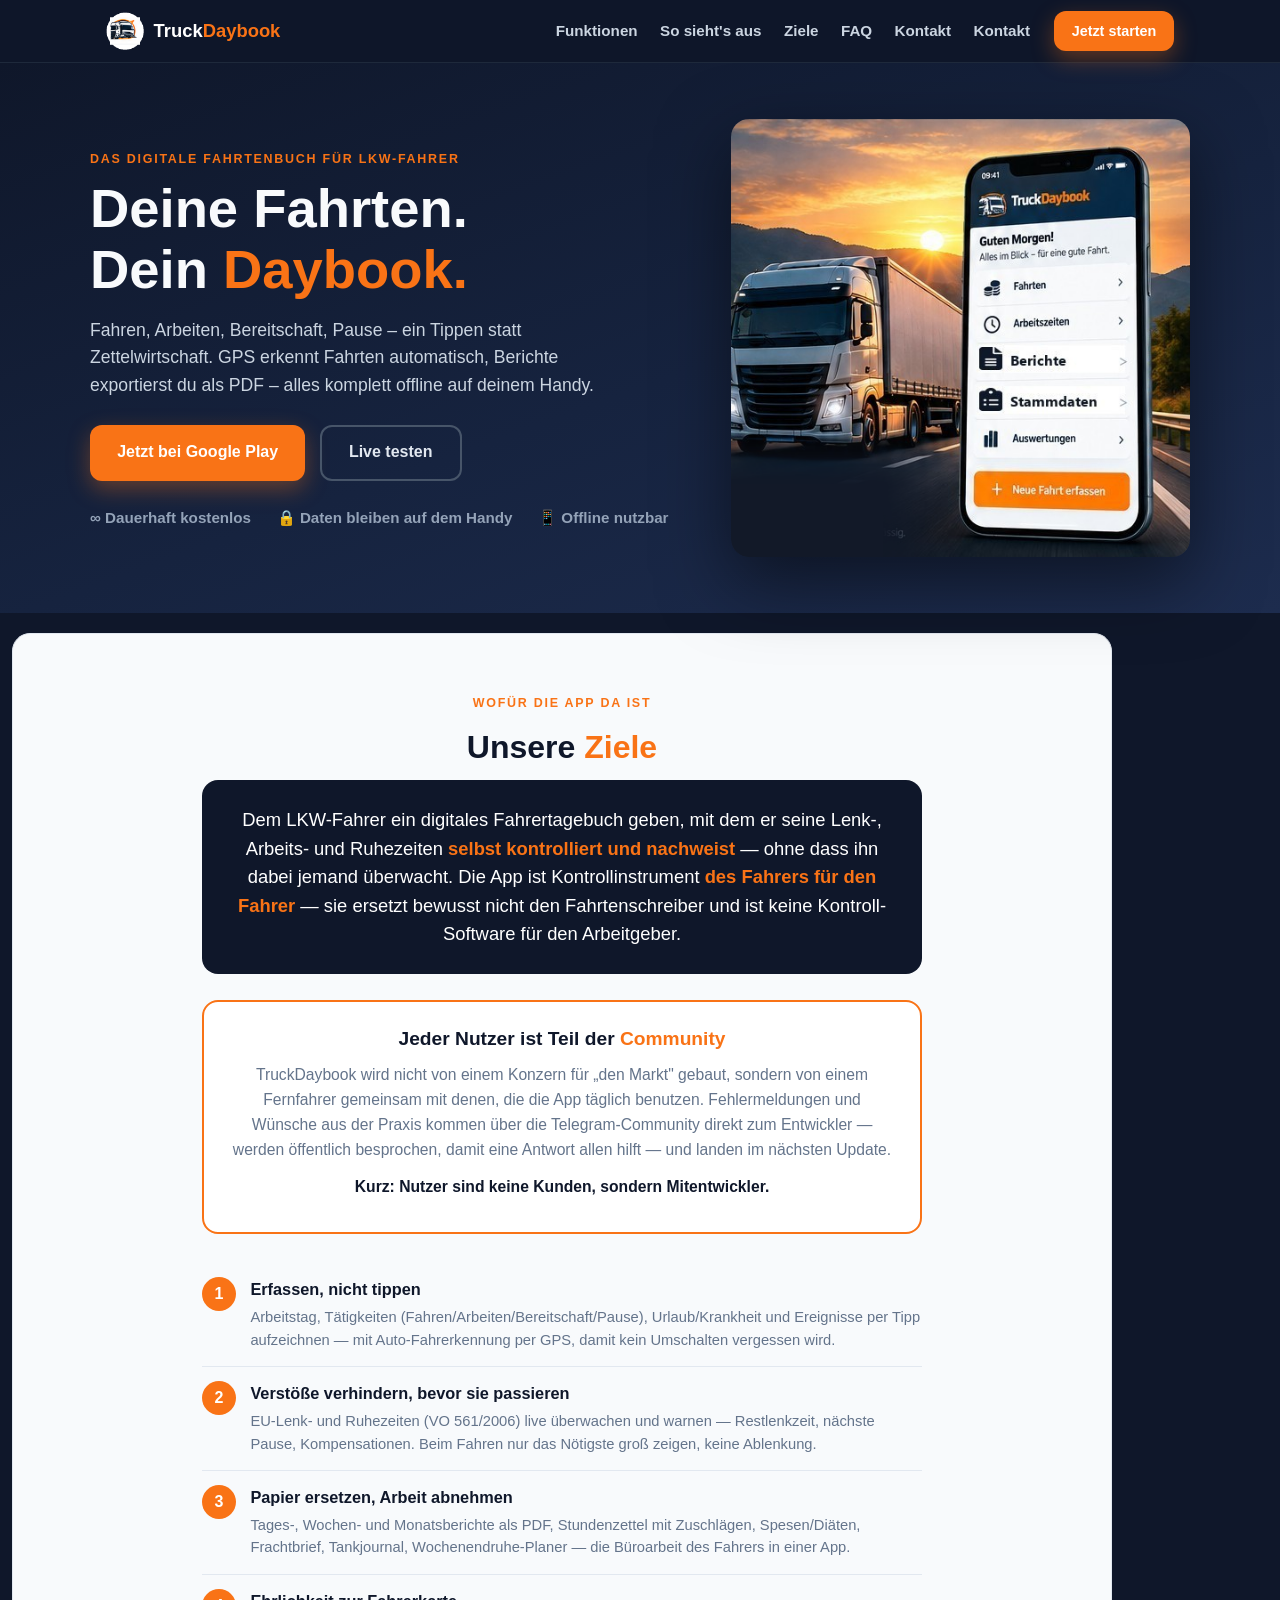
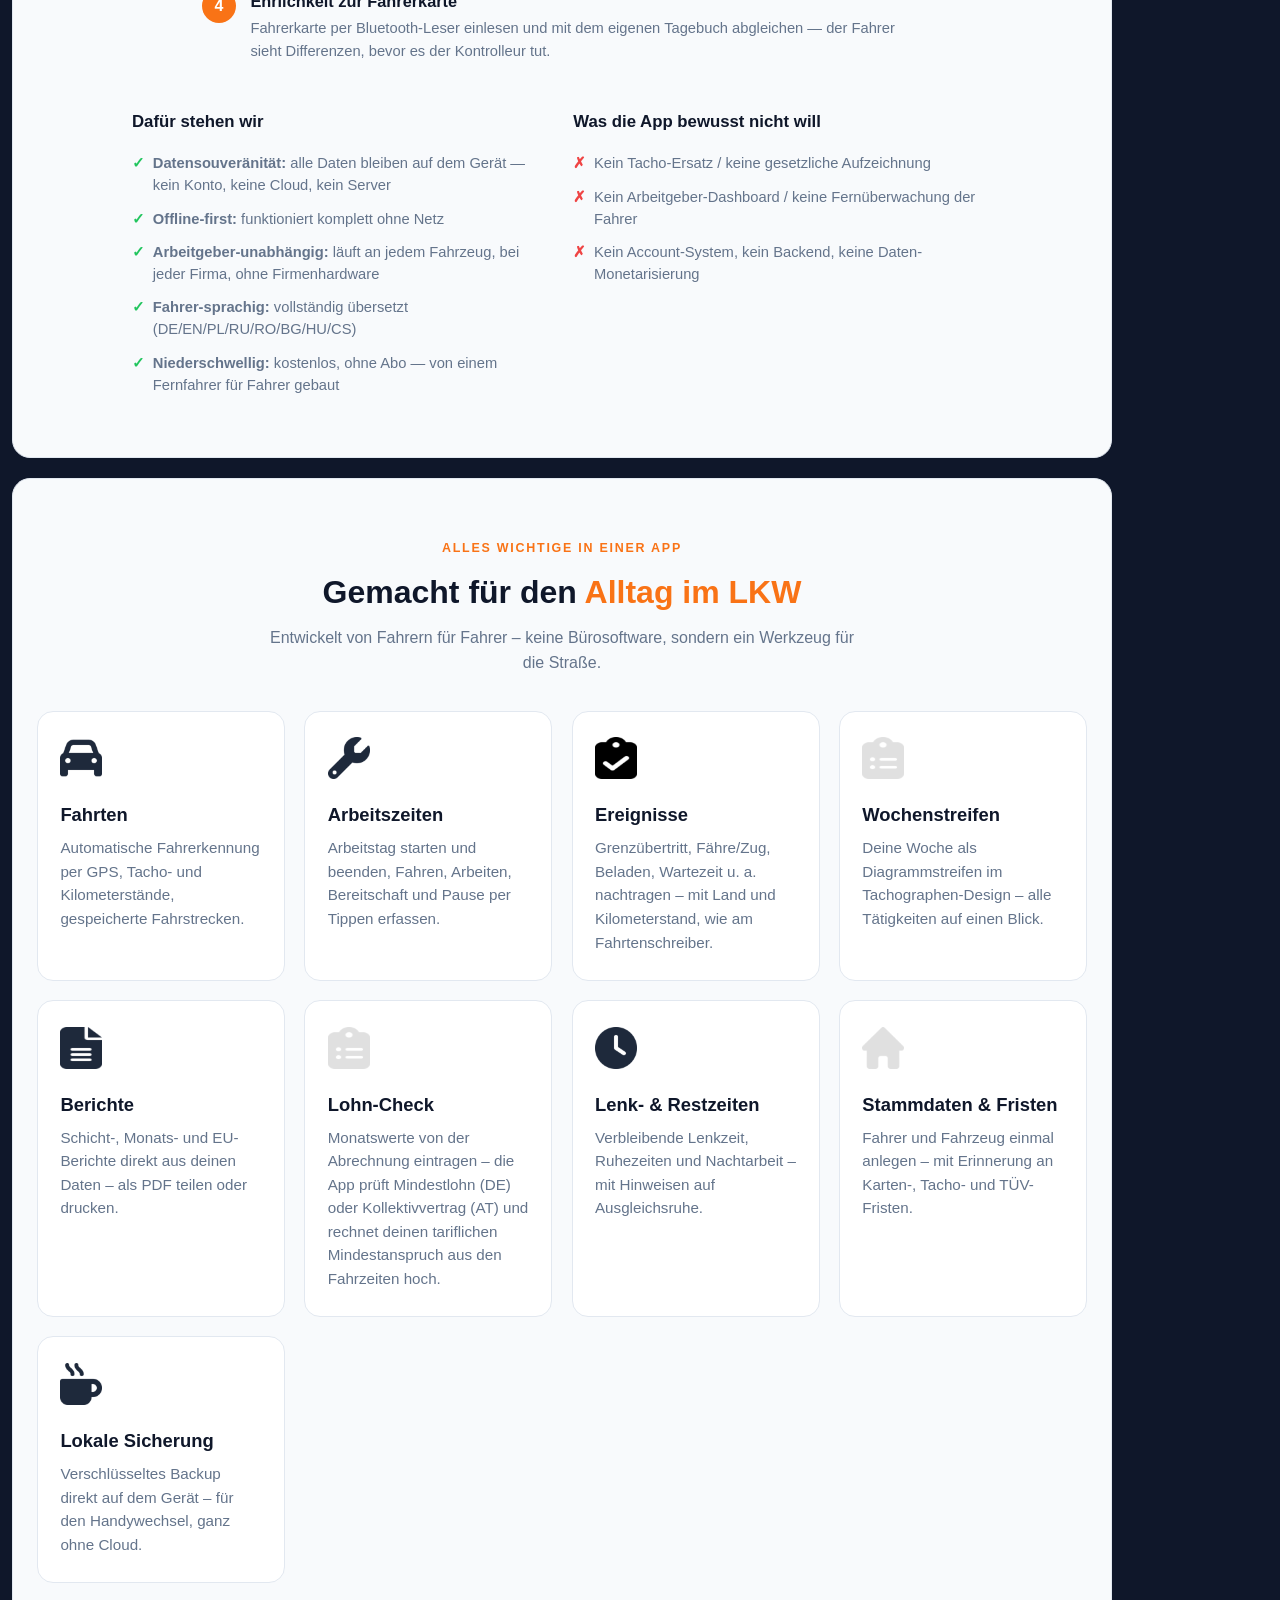
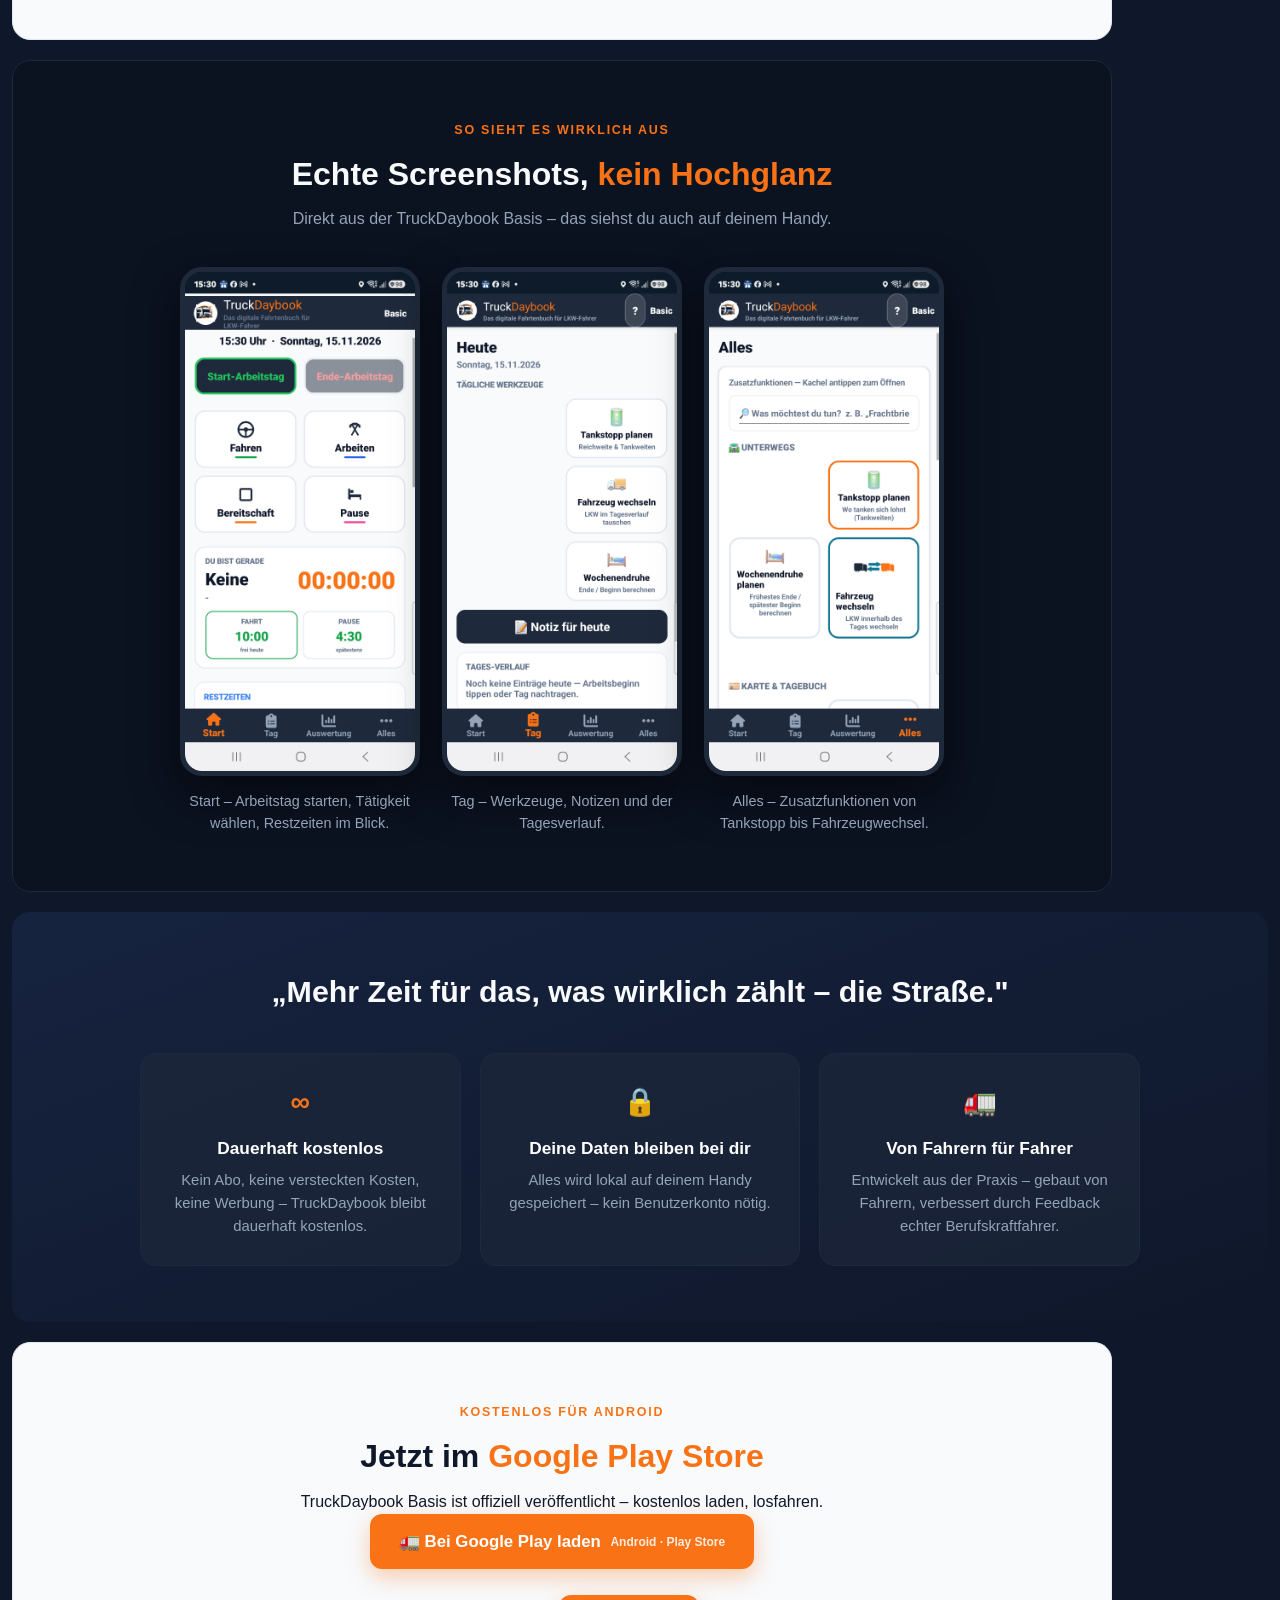
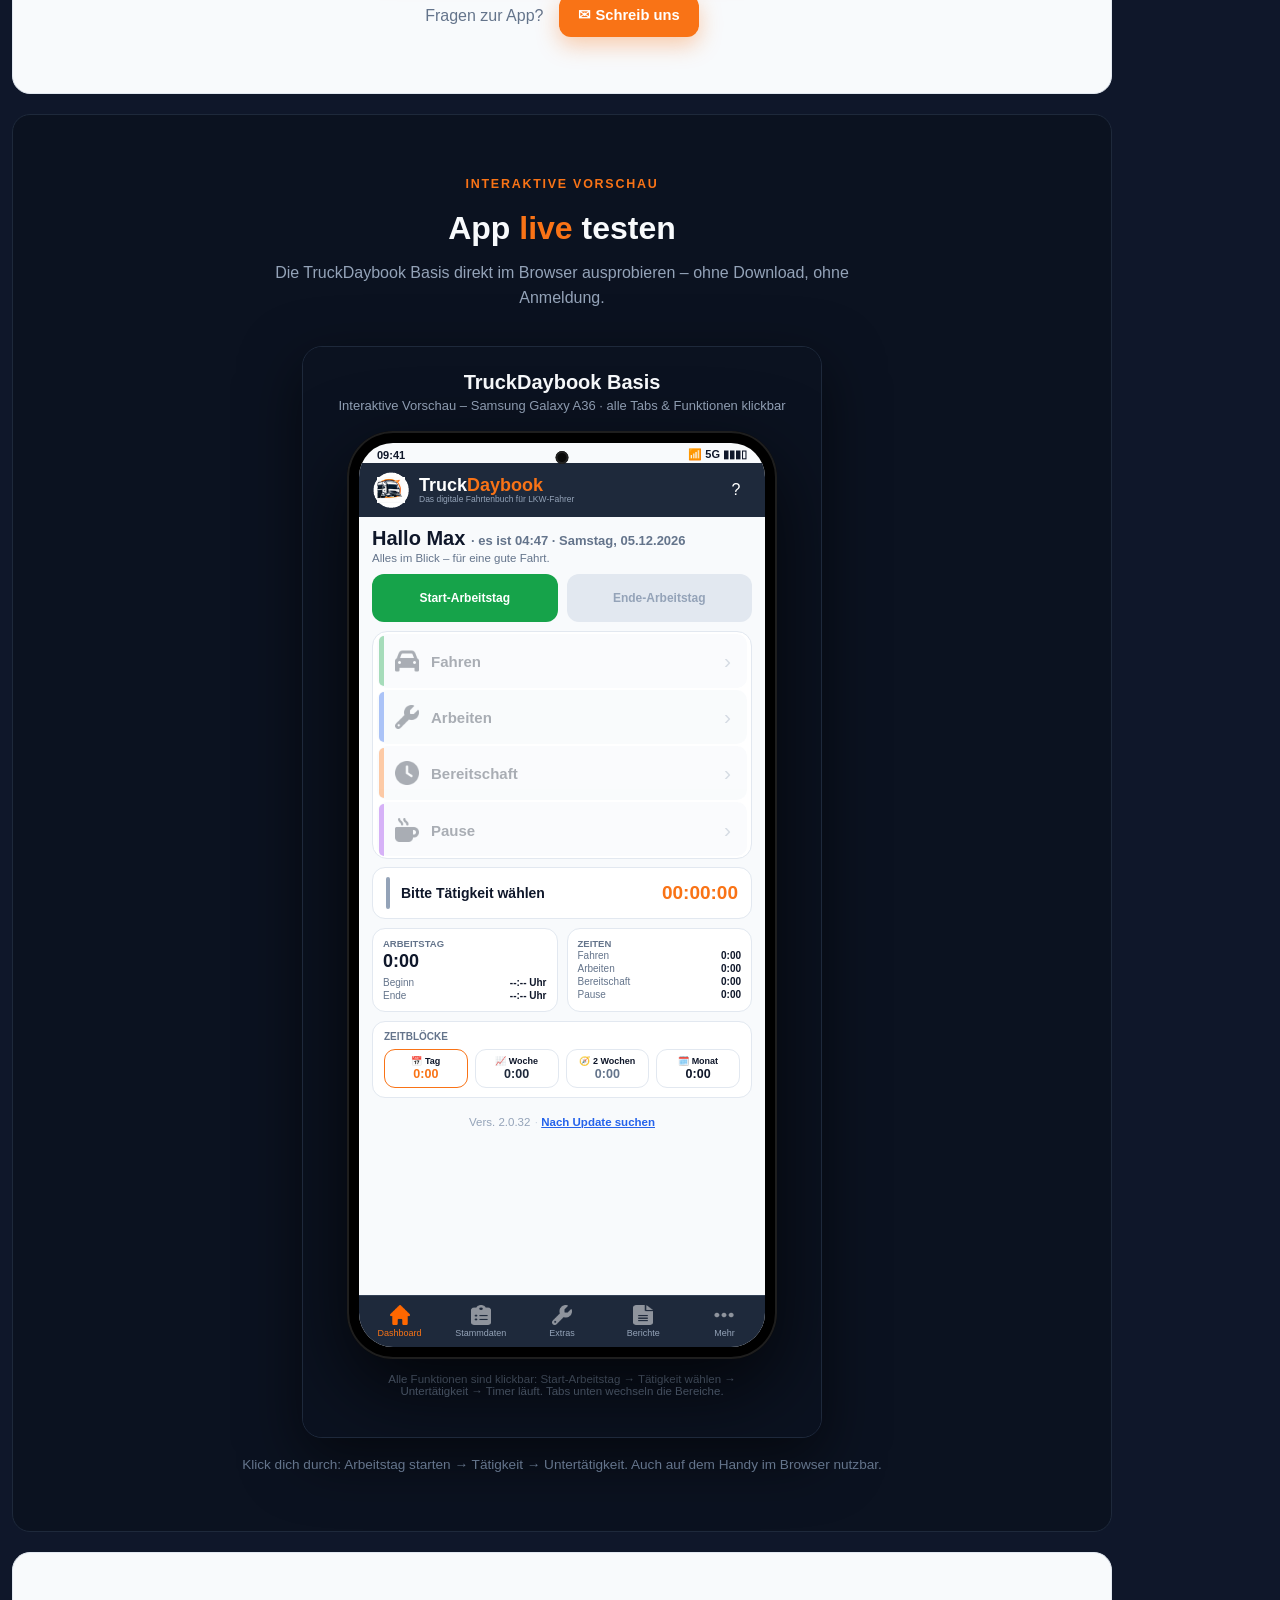
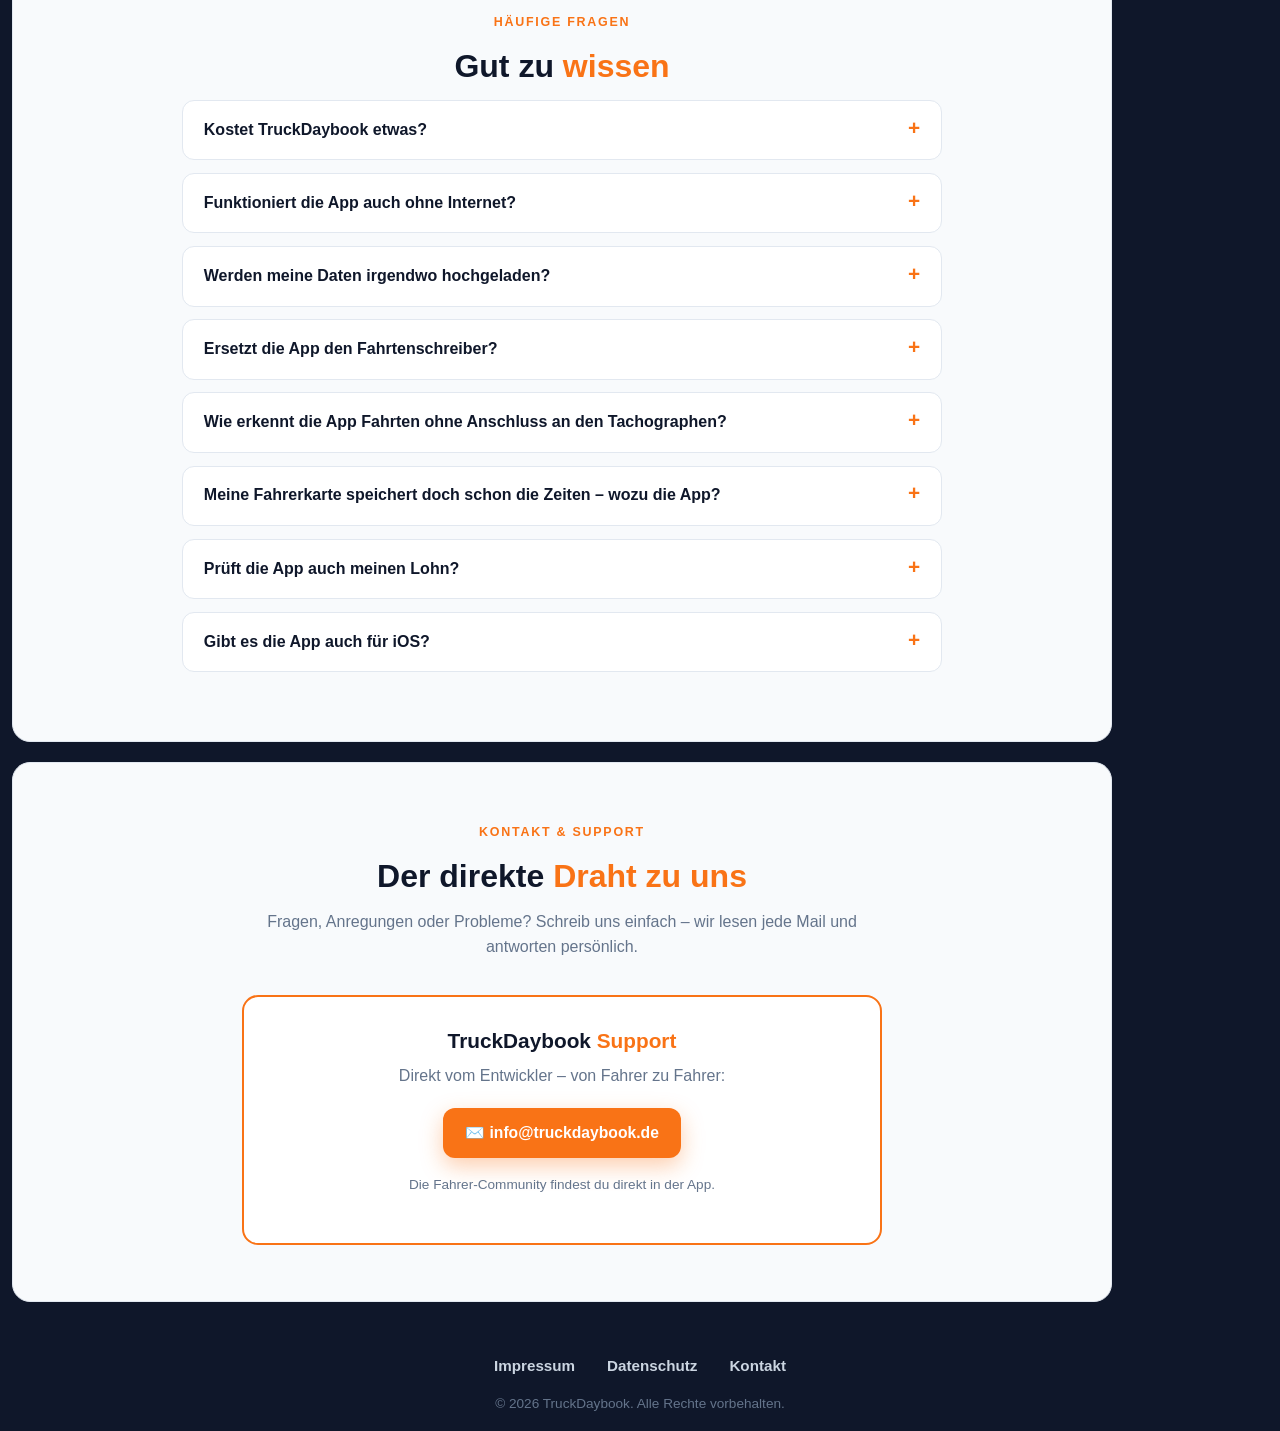
<file: index.html>
<!DOCTYPE html>
<html lang="de">
<head>
  <meta charset="UTF-8">
  <meta name="viewport" content="width=device-width, initial-scale=1.0">
  <meta name="description" content="TruckDaybook – Das digitale Fahrtenbuch für LKW-Fahrer. Fahren, Arbeiten, Bereitschaft und Pause per Tippen erfassen. Ereignisse, Wochenstreifen, Berichte – komplett offline und kostenlos im Play Store.">
  <title>TruckDaybook | Das digitale Fahrtenbuch für LKW-Fahrer</title>
  <link rel="icon" type="image/png" href="truckdaybook-logo.png">
  <link rel="stylesheet" href="style.css">
</head>
<body>
  <header class="site-header">
    <div class="header-inner">
      <a href="#" class="brand">
        <img src="truckdaybook_logo.png" alt="TruckDaybook Logo" class="brand-logo">
        <span class="brand-name">Truck<span class="accent">Daybook</span></span>
      </a>
      <nav class="main-nav">
        <a href="#funktionen">Funktionen</a>
        <a href="#screenshots">So sieht's aus</a>
        <a href="#ziele">Ziele</a>
        <a href="#faq">FAQ</a>
        <a href="#community">Kontakt</a>
        <a href="mailto:info@truckdaybook.de">Kontakt</a>
      </nav>
      <a href="#download" class="btn btn-sm">Jetzt starten</a>
    </div>
  </header>

  <section class="hero">
    <div class="hero-inner">
      <div class="hero-text">
        <span class="kicker">Das digitale Fahrtenbuch für LKW-Fahrer</span>
        <h1>Deine Fahrten.<br>Dein <span class="accent">Daybook.</span></h1>
        <p class="hero-sub">Fahren, Arbeiten, Bereitschaft, Pause – ein Tippen statt Zettelwirtschaft. GPS erkennt Fahrten automatisch, Berichte exportierst du als PDF – alles komplett offline auf deinem Handy.</p>
        <div class="hero-actions">
          <a href="https://play.google.com/store/apps/details?id=com.truckdaybook.basis" class="btn" target="_blank" rel="noopener">Jetzt bei Google Play</a>
          <a href="#demo" class="btn btn-outline">Live testen</a>
        </div>
        <ul class="hero-badges">
          <li>∞ Dauerhaft kostenlos</li>
          <li>🔒 Daten bleiben auf dem Handy</li>
          <li>📱 Offline nutzbar</li>
        </ul>
      </div>
      <div class="hero-img">
        <img src="hero-truck.png" alt="LKW bei Sonnenuntergang mit TruckDaybook App auf dem Smartphone">
      </div>
    </div>
  </section>

  <section id="ziele" class="section">
    <span class="kicker">Wofür die App da ist</span>
    <h2>Unsere <span class="accent">Ziele</span></h2>

    <div class="ziel-lead">
      Dem LKW-Fahrer ein digitales Fahrertagebuch geben, mit dem er seine
      Lenk-, Arbeits- und Ruhezeiten <strong>selbst kontrolliert und nachweist</strong> —
      ohne dass ihn dabei jemand überwacht. Die App ist Kontrollinstrument
      <strong>des Fahrers für den Fahrer</strong> — sie ersetzt bewusst nicht
      den Fahrtenschreiber und ist keine Kontroll-Software für den Arbeitgeber.
    </div>

    <div class="ziel-community">
      <h3>Jeder Nutzer ist Teil der <span class="accent">Community</span></h3>
      <p>TruckDaybook wird nicht von einem Konzern für „den Markt" gebaut, sondern
      von einem Fernfahrer gemeinsam mit denen, die die App täglich benutzen.
      Fehlermeldungen und Wünsche aus der Praxis kommen über die Telegram-Community
      direkt zum Entwickler — werden öffentlich besprochen, damit eine Antwort
      allen hilft — und landen im nächsten Update.</p>
      <p class="ziel-kurz">Kurz: Nutzer sind keine Kunden, sondern Mitentwickler.</p>
    </div>

    <div class="ziele-liste">
      <div class="ziel">
        <div class="ziel-nr">1</div>
        <div><h4>Erfassen, nicht tippen</h4>
          <p>Arbeitstag, Tätigkeiten (Fahren/Arbeiten/Bereitschaft/Pause), Urlaub/Krankheit und Ereignisse per Tipp aufzeichnen — mit Auto-Fahrerkennung per GPS, damit kein Umschalten vergessen wird.</p></div>
      </div>
      <div class="ziel">
        <div class="ziel-nr">2</div>
        <div><h4>Verstöße verhindern, bevor sie passieren</h4>
          <p>EU-Lenk- und Ruhezeiten (VO 561/2006) live überwachen und warnen — Restlenkzeit, nächste Pause, Kompensationen. Beim Fahren nur das Nötigste groß zeigen, keine Ablenkung.</p></div>
      </div>
      <div class="ziel">
        <div class="ziel-nr">3</div>
        <div><h4>Papier ersetzen, Arbeit abnehmen</h4>
          <p>Tages-, Wochen- und Monatsberichte als PDF, Stundenzettel mit Zuschlägen, Spesen/Diäten, Frachtbrief, Tankjournal, Wochenendruhe-Planer — die Büroarbeit des Fahrers in einer App.</p></div>
      </div>
      <div class="ziel">
        <div class="ziel-nr">4</div>
        <div><h4>Ehrlichkeit zur Fahrerkarte</h4>
          <p>Fahrerkarte per Bluetooth-Leser einlesen und mit dem eigenen Tagebuch abgleichen — der Fahrer sieht Differenzen, bevor es der Kontrolleur tut.</p></div>
      </div>
    </div>

    <div class="ziele-cols">
      <div>
        <h3>Dafür stehen wir</h3>
        <ul>
          <li><b>Datensouveränität:</b> alle Daten bleiben auf dem Gerät — kein Konto, keine Cloud, kein Server</li>
          <li><b>Offline-first:</b> funktioniert komplett ohne Netz</li>
          <li><b>Arbeitgeber-unabhängig:</b> läuft an jedem Fahrzeug, bei jeder Firma, ohne Firmenhardware</li>
          <li><b>Fahrer-sprachig:</b> vollständig übersetzt (DE/EN/PL/RU/RO/BG/HU/CS)</li>
          <li><b>Niederschwellig:</b> kostenlos, ohne Abo — von einem Fernfahrer für Fahrer gebaut</li>
        </ul>
      </div>
      <div class="anti">
        <h3>Was die App bewusst nicht will</h3>
        <ul>
          <li>Kein Tacho-Ersatz / keine gesetzliche Aufzeichnung</li>
          <li>Kein Arbeitgeber-Dashboard / keine Fernüberwachung der Fahrer</li>
          <li>Kein Account-System, kein Backend, keine Daten-Monetarisierung</li>
        </ul>
      </div>
    </div>
  </section>

  <section id="funktionen" class="section">
    <span class="kicker">Alles Wichtige in einer App</span>
    <h2>Gemacht für den <span class="accent">Alltag im LKW</span></h2>
    <p class="section-sub">Entwickelt von Fahrern für Fahrer – keine Bürosoftware, sondern ein Werkzeug für die Straße.</p>
    <div class="cards">
      <div class="card">
        <img src="fahren_dark.png" alt="" class="card-icon">
        <h3>Fahrten</h3>
        <p>Automatische Fahrerkennung per GPS, Tacho- und Kilometerstände, gespeicherte Fahrstrecken.</p>
      </div>
      <div class="card">
        <img src="arbeiten_wrench_dark.png" alt="" class="card-icon">
        <h3>Arbeitszeiten</h3>
        <p>Arbeitstag starten und beenden, Fahren, Arbeiten, Bereitschaft und Pause per Tippen erfassen.</p>
      </div>
      <div class="card">
        <img src="abfahrtskontrolle_clipboard_check_dark.png" alt="" class="card-icon">
        <h3>Ereignisse</h3>
        <p>Grenzübertritt, Fähre/Zug, Beladen, Wartezeit u. a. nachtragen – mit Land und Kilometerstand, wie am Fahrtenschreiber.</p>
      </div>
      <div class="card">
        <img src="erfassung_clipboard_list_white.png" alt="" class="card-icon card-icon-dark">
        <h3>Wochenstreifen</h3>
        <p>Deine Woche als Diagrammstreifen im Tachographen-Design – alle Tätigkeiten auf einen Blick.</p>
      </div>
      <div class="card">
        <img src="berichte_file_lines_dark.png" alt="" class="card-icon">
        <h3>Berichte</h3>
        <p>Schicht-, Monats- und EU-Berichte direkt aus deinen Daten – als PDF teilen oder drucken.</p>
      </div>
      <div class="card">
        <img src="erfassung_clipboard_list_white.png" alt="" class="card-icon card-icon-dark">
        <h3>Lohn-Check</h3>
        <p>Monatswerte von der Abrechnung eintragen – die App prüft Mindestlohn (DE) oder Kollektivvertrag (AT) und rechnet deinen tariflichen Mindestanspruch aus den Fahrzeiten hoch.</p>
      </div>
      <div class="card">
        <img src="bereitschaft_clock_dark.png" alt="" class="card-icon">
        <h3>Lenk- &amp; Restzeiten</h3>
        <p>Verbleibende Lenkzeit, Ruhezeiten und Nachtarbeit – mit Hinweisen auf Ausgleichsruhe.</p>
      </div>
      <div class="card">
        <img src="dashboard_house_white.png" alt="" class="card-icon card-icon-dark">
        <h3>Stammdaten &amp; Fristen</h3>
        <p>Fahrer und Fahrzeug einmal anlegen – mit Erinnerung an Karten-, Tacho- und TÜV-Fristen.</p>
      </div>
      <div class="card">
        <img src="pause_mug_hot_dark.png" alt="" class="card-icon">
        <h3>Lokale Sicherung</h3>
        <p>Verschlüsseltes Backup direkt auf dem Gerät – für den Handywechsel, ganz ohne Cloud.</p>
      </div>
    </div>
  </section>

  <section id="screenshots" class="section section-dark">
    <span class="kicker">So sieht es wirklich aus</span>
    <h2>Echte Screenshots, <span class="accent">kein Hochglanz</span></h2>
    <p class="section-sub">Direkt aus der TruckDaybook Basis – das siehst du auch auf deinem Handy.</p>
    <div class="shots">
      <figure class="shot">
        <img src="screen-start.png" alt="TruckDaybook Start-Tab mit Arbeitstag-Steuerung, Tätigkeiten und Lenkzeit-Kacheln">
        <figcaption>Start – Arbeitstag starten, Tätigkeit wählen, Restzeiten im Blick.</figcaption>
      </figure>
      <figure class="shot">
        <img src="screen-tag.png" alt="Tag-Tab mit täglichen Werkzeugen und Tagesverlauf">
        <figcaption>Tag – Werkzeuge, Notizen und der Tagesverlauf.</figcaption>
      </figure>
      <figure class="shot">
        <img src="screen-alles.png" alt="Alles-Tab mit Zusatzfunktionen wie Tankstopp-Planer und Fahrzeugwechsel">
        <figcaption>Alles – Zusatzfunktionen von Tankstopp bis Fahrzeugwechsel.</figcaption>
      </figure>
    </div>
  </section>

  <section class="trust">
    <div class="trust-inner">
      <blockquote>„Mehr Zeit für das, was wirklich zählt – die Straße."</blockquote>
      <div class="trust-cards">
        <div class="trust-card">
          <span class="trust-icon">∞</span>
          <h3>Dauerhaft kostenlos</h3>
          <p>Kein Abo, keine versteckten Kosten, keine Werbung – TruckDaybook bleibt dauerhaft kostenlos.</p>
        </div>
        <div class="trust-card">
          <span class="trust-icon">🔒</span>
          <h3>Deine Daten bleiben bei dir</h3>
          <p>Alles wird lokal auf deinem Handy gespeichert – kein Benutzerkonto nötig.</p>
        </div>
        <div class="trust-card">
          <span class="trust-icon">🚛</span>
          <h3>Von Fahrern für Fahrer</h3>
          <p>Entwickelt aus der Praxis – gebaut von Fahrern, verbessert durch Feedback echter Berufskraftfahrer.</p>
        </div>
      </div>
    </div>
  </section>

  <section id="download" class="section section-light">
    <span class="kicker">Kostenlos für Android</span>
    <h2>Jetzt im <span class="accent">Google Play Store</span></h2>
    <p>TruckDaybook Basis ist offiziell veröffentlicht – kostenlos laden, losfahren.</p>
    <a href="https://play.google.com/store/apps/details?id=com.truckdaybook.basis" class="btn-download" target="_blank" rel="noopener">🚛 Bei Google Play laden <small>Android · Play Store</small></a>

    <p class="notify">Fragen zur App?
      <a href="mailto:info@truckdaybook.de?subject=Anfrage%20TruckDaybook" class="btn btn-notify">✉ Schreib uns</a>
    </p>
  </section>

  <section id="demo" class="section section-dark demo">
    <span class="kicker">Interaktive Vorschau</span>
    <h2>App <span class="accent">live</span> testen</h2>
    <p class="section-sub">Die TruckDaybook Basis direkt im Browser ausprobieren – ohne Download, ohne Anmeldung.</p>
    <div class="demo-frame">
      <iframe src="app.html" title="TruckDaybook Basis – Live-Demo" loading="lazy"></iframe>
    </div>
    <p class="hint">Klick dich durch: Arbeitstag starten → Tätigkeit → Untertätigkeit. Auch auf dem Handy im Browser nutzbar.</p>
  </section>

  <section id="faq" class="section">
    <span class="kicker">Häufige Fragen</span>
    <h2>Gut zu <span class="accent">wissen</span></h2>
    <div class="faq-list">
      <details>
        <summary>Kostet TruckDaybook etwas?</summary>
        <p>Nein – dauerhaft kostenlos. Kein Abo, keine versteckten Kosten, keine Werbung.</p>
      </details>
      <details>
        <summary>Funktioniert die App auch ohne Internet?</summary>
        <p>Ja, komplett. Alle Daten werden lokal auf deinem Handy gespeichert – du brauchst unterwegs keine Verbindung.</p>
      </details>
      <details>
        <summary>Werden meine Daten irgendwo hochgeladen?</summary>
        <p>Nein. Deine Fahrten, Zeiten und Stammdaten bleiben ausschließlich auf deinem Gerät. Es gibt kein Benutzerkonto und keinen Server.</p>
      </details>
      <details>
        <summary>Ersetzt die App den Fahrtenschreiber?</summary>
        <p>Nein – TruckDaybook ersetzt keine gesetzlich vorgeschriebenen Aufzeichnungen. Der Tachograph dokumentiert das Fahrzeug, TruckDaybook dokumentiert dich als Fahrer: Lenkzeit, Arbeitszeit, Bereitschaft und Pause als persönlichen Nachweis – inklusive der Zeiten, die der Tacho nicht sieht.</p>
      </details>
      <details>
        <summary>Wie erkennt die App Fahrten ohne Anschluss an den Tachographen?</summary>
        <p>Automatisch per GPS – du musst nichts händisch aufzeichnen. Wenn du losfährst, meldet sich die App von selbst (Benachrichtigung + Hinweisfenster); ein Tipp auf „Fahren starten" genügt. Ampelstops und kurze Staus unterbrechen die Fahrt dabei nicht – bewusst, denn der Tacho springt nach einer Minute um, dein Arbeitstag fühlt sich anders an. Kurzfahrten auf dem Firmengelände oder ohne GPS-Empfang erfasst du per Tipp. TruckDaybook ist bewusst keine Sekunden-genaue Tacho-Aufzeichnung, sondern ein digitales Fahrtenbuch mit Lenkzeitkontrolle.</p>
      </details>
      <details>
        <summary>Meine Fahrerkarte speichert doch schon die Zeiten – wozu die App?</summary>
        <p>Die Fahrerkarte enthält nur die Tacho-Lenkzeiten. Was sie nicht enthält: deine komplette Arbeitszeit mit Be-/Entladen, Bereitschaft und sonstigen Tätigkeiten. TruckDaybook liefert dir daraus Stundenzettel, Tages-, Wochen- und Monatsberichte als PDF, eine Spesen- und Urlaubsübersicht und den Überblick über deine Lenk- und Ruhezeiten – hilfreich bei Lohnabrechnung, Kontrolle oder im Streitfall.</p>
      </details>
      <details>
        <summary>Prüft die App auch meinen Lohn?</summary>
        <p>Ja. Unter Stammdaten → Monatswerte tippst du das Steuerbrutto deiner Abrechnung ein – die App rechnet daraus sofort deinen effektiven Stundenlohn. In Deutschland prüft sie den gesetzlichen Mindestlohn mit dem historisch richtigen Satz des Monats, in Österreich den Speditions-KV (Mindestlohn nach Verwendungsgruppe und Betriebszugehörigkeit). Der Stundenzettel zeigt zusätzlich eine Soll-Abrechnung: was dein Zettel aus den aufgezeichneten Stunden mindestens enthalten müsste – inklusive Überstunden-Aufschlüsselung und Fehlbetrag in Euro. Eine vereinfachte Plausibilitätsprüfung, keine Lohnverrechnung – aber ein starkes Werkzeug, wenn du deine Abrechnung kontrollieren willst.</p>
      </details>
      <details>
        <summary>Gibt es die App auch für iOS?</summary>
        <p>Aktuell entwickeln wir für Android. Eine iOS-Version ist geplant – wenn du auf dem iPhone testen möchtest, melde dich gern per E-Mail an <a href="mailto:info@truckdaybook.de">info@truckdaybook.de</a>, dann sagen wir Bescheid, sobald die iOS-Testrunde startet. Bis dahin kannst du die App auch im Browser ausprobieren – siehe <a href="#demo">Interaktive Vorschau</a> oben.</p>
      </details>
    </div>
  </section>

  <section id="community" class="section section-light">
    <span class="kicker">Kontakt &amp; Support</span>
    <h2>Der direkte <span class="accent">Draht zu uns</span></h2>
    <p class="section-sub">Fragen, Anregungen oder Probleme? Schreib uns einfach – wir lesen jede Mail und antworten persönlich.</p>
    <div class="tester-cta">
      <h3>TruckDaybook <span class="accent">Support</span></h3>
      <p>Direkt vom Entwickler – von Fahrer zu Fahrer:</p>
      <div class="tester-steps">
        <a href="mailto:info@truckdaybook.de?subject=Anfrage%20TruckDaybook" class="btn">✉️ info@truckdaybook.de</a>
      </div>
      <p class="hint">Die Fahrer-Community findest du direkt in der App.</p>
    </div>
  </section>

  <footer class="footer">
    <div class="footer-links">
      <a href="impressum.html">Impressum</a>
      <a href="datenschutz.html">Datenschutz</a>
      <a href="mailto:info@truckdaybook.de">Kontakt</a>
    </div>
    <p class="copyright">&copy; 2026 TruckDaybook. Alle Rechte vorbehalten.</p>
  </footer>
</body>
</html>
</file>
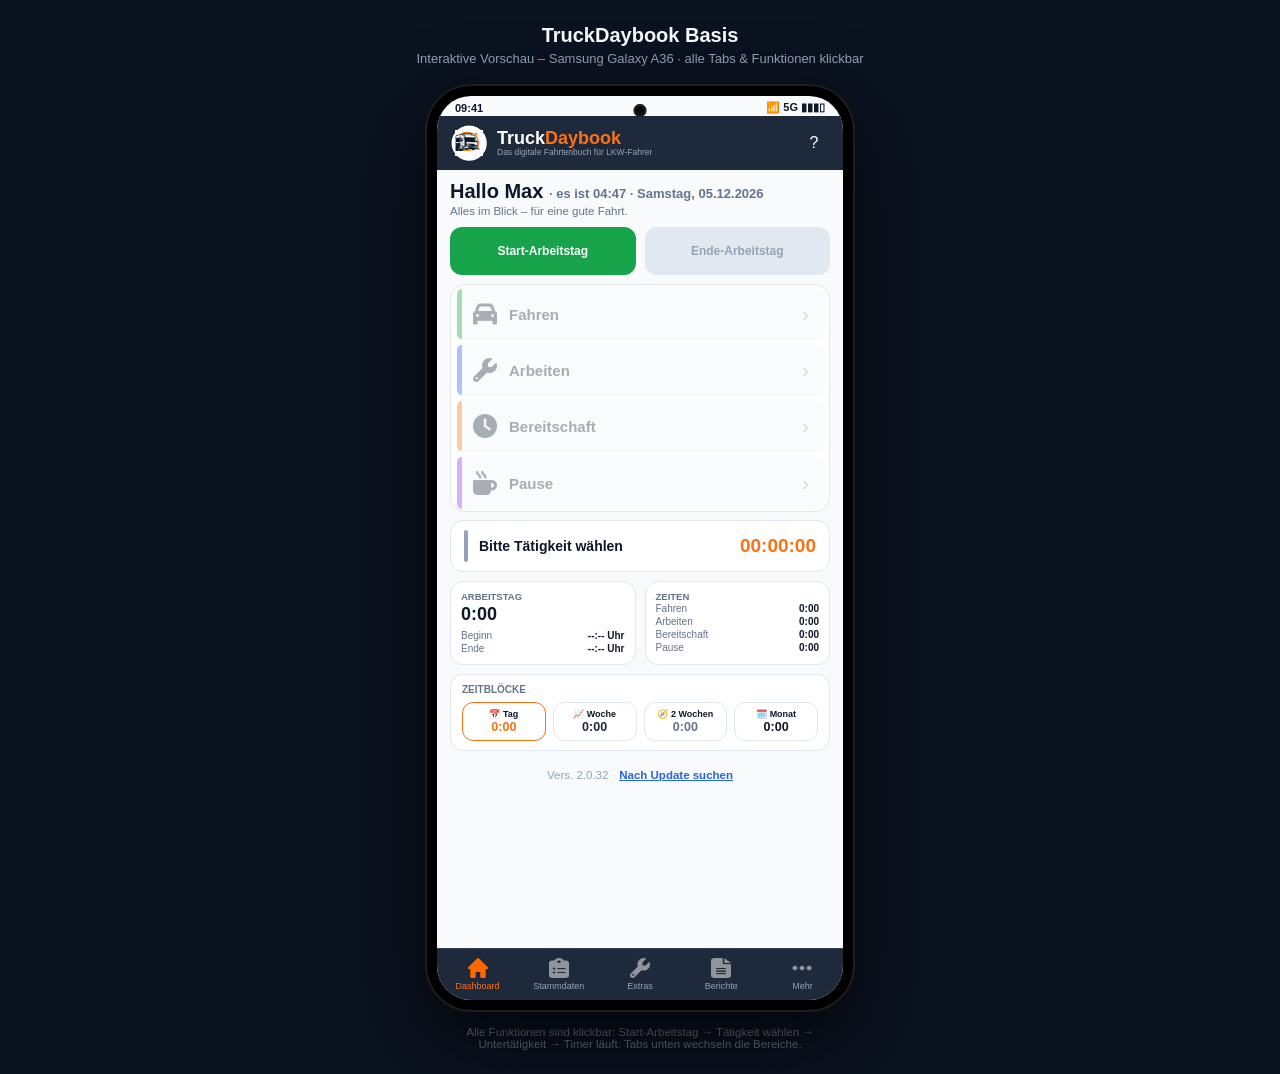
<file: app.html>
<!DOCTYPE html>
<html lang="de">
<head>
<meta charset="UTF-8">
<meta name="viewport" content="width=430">
<title>TruckDaybook Basis – Interaktive App-Vorschau</title>
<style>
  * { box-sizing: border-box; margin: 0; padding: 0; user-select: none; }
  body {
    background: #0B1220;
    font-family: 'Segoe UI', Roboto, sans-serif;
    min-height: 100vh;
    display: flex; flex-direction: column; align-items: center;
    padding: 24px 12px;
  }
  h1 { color: #F8FAFC; font-size: 20px; margin-bottom: 4px; }
  .subtitle { color: #94A3B8; font-size: 13px; margin-bottom: 18px; }
  .hint { color: #64748B; font-size: 11.5px; margin-top: 14px; max-width: 380px; text-align: center; }

  /* ===== Samsung A36 ===== */
  .phone { width: min(430px, calc(100vw - 20px)); height: auto; aspect-ratio: 430 / 928; background: #000; border-radius: 46px; padding: 12px;
    box-shadow: 0 30px 80px rgba(0,0,0,.7), inset 0 0 0 2px #1e1e1e; position: relative; }
  .phone::before { content:''; position:absolute; top:20px; left:50%; transform:translateX(-50%);
    width:13px; height:13px; background:#0a0a0a; border-radius:50%;
    box-shadow: inset 0 0 0 2px #222; z-index: 20; }
  .screen { width:100%; height:100%; background:#F8FAFC; border-radius:34px; overflow:hidden;
    display:flex; flex-direction:column; position:relative; }

  .statusbar { display:flex; justify-content:space-between; align-items:center;
    padding:5px 18px 2px; font-size:11px; font-weight:600; color:#0F172A; flex:none; }

  /* ===== Header ===== */
  .app-header { background:#1E293B; padding:9px 14px; display:flex; align-items:center; gap:10px; flex:none; }
  .app-header img { width:36px; height:36px; }
  .app-header .name { font-size:18px; font-weight:800; color:#fff; line-height:1.05; }
  .app-header .name span { color:#F97316; }
  .app-header .claim { font-size:8.5px; color:#94A3B8; }
  .app-header .help { margin-left:auto; color:#fff; font-size:16px; cursor:pointer; width:30px; height:30px;
    display:flex; align-items:center; justify-content:center; }

  .sub-header { background:#1E293B; padding:9px 6px; display:flex; align-items:center; flex:none; }
  .sub-header .back { color:#fff; font-size:20px; width:44px; height:38px; cursor:pointer; border:none;
    background:none; display:flex; align-items:center; justify-content:center; }
  .sub-header img { width:28px; height:28px; margin-right:8px; }
  .sub-header .t { color:#fff; font-size:17px; font-weight:700; flex:1; text-align:center; padding-right:44px; }

  /* ===== Content ===== */
  .content { flex:1; padding:10px 13px; overflow-y:auto; }
  .content::-webkit-scrollbar { width:0; }

  .greeting { font-size:20px; font-weight:800; color:#0F172A; }
  .greeting .greet-tail { font-size:13px; font-weight:600; color:#64748B; }
  .greet-sub { font-size:11.5px; color:#64748B; margin:2px 0 10px; }

  .shift-btns { display:flex; gap:9px; margin-bottom:9px; }
  .shift-btns button { flex:1; height:48px; border:none; border-radius:12px;
    font-weight:800; font-size:12px; color:#fff; cursor:pointer; font-family:inherit; }
  .btn-start { background:#16A34A; }
  .btn-start:disabled { background:#E2E8F0; color:#94A3B8; }
  .btn-end { background:#DC2626; }
  .btn-end:disabled { background:#E2E8F0; color:#94A3B8; }

  .menu { background:#fff; border:1px solid #E2E8F0; border-radius:15px; overflow:hidden; }
  .menu-row { display:flex; align-items:center; gap:12px; padding:0 14px 0 16px; height:54px;
    border-bottom:1px solid #E2E8F0; cursor:pointer; transition:background .15s;
    position:relative; border:2px solid transparent; border-radius:10px; margin:2px 4px; }
  .menu-row:last-child { border-bottom:none; }
  .menu-row:active { background:#F1F5F9; }
  .menu-row.active { background:#FFF7ED; border-color:var(--ac,#F97316); }
  .menu-row.disabled { opacity:.38; pointer-events:none; background:#F1F5F9; }
  .menu-row img { width:24px; height:24px; }
  .menu-row .lbl { font-size:15px; color:#1E293B; font-weight:600; }
  .menu-row .sub { font-size:10.5px; color:#94A3B8; display:block; font-weight:400; }
  .menu-row .chev { margin-left:auto; color:#94A3B8; font-size:21px; font-weight:300; }
  .menu-row.active .lbl { color:var(--ac,#F97316); }
  .menu-row .abar { position:absolute; left:0; top:0; bottom:0; width:5px; border-radius:5px 0 0 5px; }
  .menu-row .edit { margin-left:auto; color:#94A3B8; font-size:15px; padding:4px 4px 4px 8px; }
  .menu-row .edit ~ .chev { margin-left:0; }
  .menu-row .dot { width:8px; height:8px; border-radius:50%; background:#F97316; margin-left:auto; }

  .status-card { background:#fff; border:1px solid #E2E8F0; border-radius:13px; margin-top:8px;
    padding:9px 13px; display:flex; align-items:center; }
  .status-card .bar { width:4px; height:32px; background:#F97316; border-radius:2px; margin-right:11px; }
  .status-card .txt { font-size:14px; font-weight:700; color:#0F172A; }
  .status-card .sub-txt { font-size:11px; color:#64748B; }
  .status-card .timer { margin-left:auto; font-size:19px; font-weight:800; color:#F97316; font-variant-numeric:tabular-nums; }

  .tiles { display:flex; gap:9px; margin-top:9px; }
  .tile { flex:1; background:#fff; border:1px solid #E2E8F0; border-radius:13px; padding:9px 10px; }
  .tile .t-title { font-size:9.5px; font-weight:800; color:#64748B; }
  .tile .t-big { font-size:18px; font-weight:800; color:#0F172A; margin:2px 0 4px; font-variant-numeric:tabular-nums; }
  .tile .t-row { display:flex; justify-content:space-between; font-size:10px; color:#64748B; padding:1px 0; }
  .tile .t-row b { color:#0F172A; font-variant-numeric:tabular-nums; }

  .blockcard { background:#fff; border:1px solid #E2E8F0; border-radius:13px; margin-top:9px; padding:9px 11px; }
  .blockcard .b-title { font-size:10px; font-weight:800; color:#64748B; margin-bottom:7px; }
  .blockcard .mini-tiles { display:flex; gap:7px; }
  .mini { flex:1; border:1.5px solid #E2E8F0; border-radius:11px; padding:6px 3px; text-align:center; cursor:pointer; }
  .mini.hl { border-color:#F97316; }
  .mini .m-name { font-size:9px; font-weight:700; color:#0F172A; }
  .mini .m-val { font-size:12.5px; font-weight:800; margin-top:1px; font-variant-numeric:tabular-nums; }
  .mini.hl .m-val { color:#F97316; }
  .mini:nth-child(2) .m-val { color:#1E293B; }
  .mini:nth-child(3) .m-val { color:#64748B; }
  .mini:nth-child(4) .m-val { color:#0F172A; }

  .sec-title { font-size:10.5px; font-weight:800; color:#64748B; margin:13px 2px 7px; }
  .card { background:#fff; border:1px solid #E2E8F0; border-radius:13px; padding:12px; margin-bottom:9px; }
  .card h3 { font-size:13.5px; font-weight:800; color:#0F172A; margin-bottom:4px; }
  .card p { font-size:11.5px; color:#64748B; line-height:1.45; }
  .card .btn { margin-top:9px; background:#1E293B; color:#fff; border:none; border-radius:8px;
    padding:9px 12px; font-size:12px; font-weight:700; cursor:pointer; font-family:inherit; }
  .card .btn.orange { background:#F97316; }
  .card .btn.ghost { background:#94A3B8; }

  .extras-grid { display:grid; grid-template-columns:1fr 1fr; gap:9px; }
  .ex-tile { background:#fff; border:1.5px solid #1E293B; border-radius:14px; padding:13px 8px;
    text-align:center; cursor:pointer; transition:transform .1s; }
  .ex-tile:active { transform:scale(.97); }
  .ex-tile .e-ico { font-size:23px; margin-bottom:5px; }
  .ex-tile .e-name { font-size:12px; font-weight:700; color:#0F172A; }
  .ex-tile .e-sub { font-size:9px; color:#94A3B8; margin-top:2px; }

  .detail-note { background:#FFF7ED; border:1px solid #FED7AA; color:#9A3412; border-radius:10px;
    padding:9px 12px; font-size:11.5px; margin-bottom:10px; }
  .big-msg { text-align:center; padding:30px 20px; }
  .big-msg .ico { font-size:44px; margin-bottom:10px; }
  .big-msg .t { font-size:16px; font-weight:800; color:#0F172A; }
  .big-msg .s { font-size:12px; color:#64748B; margin-top:5px; }

  /* ===== TabBar ===== */
  .tabbar { background:#1E293B; display:flex; justify-content:space-around; padding:6px 0 9px;
    border-top:1px solid #334155; flex:none; }
  .tab { display:flex; flex-direction:column; align-items:center; gap:3px; color:#94A3B8;
    font-size:9px; cursor:pointer; flex:1; padding-top:3px; }
  .tab img { width:20px; height:20px; opacity:.5; }
  .tab.active { color:#F97316; }
  .tab.active img { opacity:1; filter:invert(59%) sepia(92%) saturate(2100%) hue-rotate(1deg) brightness(102%); }

  .screen-page { display:none; flex:1; flex-direction:column; overflow:hidden; }
  .screen-page.on { display:flex; }

  /* Confirm overlay */
  .overlay { position:absolute; inset:0; background:rgba(11,18,32,.55); display:none;
    align-items:center; justify-content:center; z-index:50; }
  .overlay.on { display:flex; }
  .dlg { background:#fff; border-radius:16px; padding:20px; width:min(290px, 92vw); text-align:center;
    box-shadow:0 20px 50px rgba(0,0,0,.4); }
  .dlg .d-t { font-size:16px; font-weight:800; color:#0F172A; margin-bottom:5px; }
  .dlg .d-s { font-size:12px; color:#64748B; margin-bottom:15px; }
  .dlg .d-btns { display:flex; gap:9px; }
  .dlg button { flex:1; padding:11px; border:none; border-radius:10px; font-weight:800;
    font-size:12.5px; cursor:pointer; font-family:inherit; }
  .dlg .b-no { background:#E2E8F0; color:#475569; }
  .dlg .b-yes { background:#DC2626; color:#fff; }

  /* ---- Dunkles Design (Demo) ---- */
  .screen.dark { background:#0F172A; }
  .screen.dark .content { background:#0F172A; color:#E2E8F0; }
  .screen.dark .greeting, .screen.dark .lbl, .screen.dark .sec-title,
  .screen.dark .t-title, .screen.dark .b-title { color:#E2E8F0; }
  .screen.dark .menu, .screen.dark .tile, .screen.dark .card,
  .screen.dark .blockcard, .screen.dark .status-card { background:#1E293B; border-color:#334155; }
  .screen.dark .menu-row { color:#E2E8F0; }
  .screen.dark .menu-row .sub, .screen.dark .greet-sub, .screen.dark .sub-txt { color:#94A3B8; }
  .screen.dark .mini { background:#0F172A; color:#E2E8F0; }
  .screen.dark .mini-tiles { background:#1E293B; }
  .screen.dark .t-row span { color:#94A3B8; }
  .screen.dark input { background:#0F172A; color:#E2E8F0; border-color:#334155 !important; }
  .screen.dark .app-header, .screen.dark .sub-header { background:#334155; }
</style>
</head>
<body>
  <h1>TruckDaybook Basis</h1>
  <div class="subtitle">Interaktive Vorschau – Samsung Galaxy A36 · alle Tabs &amp; Funktionen klickbar</div>

  <div class="phone">
    <div class="screen">

      <!-- ================= DASHBOARD ================= -->
      <div class="screen-page on" id="pg-dashboard">
        <div class="statusbar"><span>09:41</span><span>📶 5G ▮▮▮▯</span></div>
        <div class="app-header">
          <img src="truckdaybook_logo.png">
          <div><div class="name">Truck<span>Daybook</span></div>
          <div class="claim">Das digitale Fahrtenbuch für LKW-Fahrer</div></div>
          <div class="help">?</div>
        </div>
        <div class="content">
          <div class="greeting" id="greeting">Hallo Max <span class="greet-tail" id="greetTail"></span></div>
          <div class="greet-sub">Alles im Blick – für eine gute Fahrt.</div>

          <div class="shift-btns">
            <button class="btn-start" id="btnStart" onclick="startShift()">Start-Arbeitstag</button>
            <button class="btn-end" id="btnEnd" onclick="askEndShift()" disabled>Ende-Arbeitstag</button>
          </div>

          <div class="menu" id="activityMenu">
            <div class="menu-row disabled" id="row-fahren" style="--ac:#16A34A" onclick="openPage('fahren')">
              <div class="abar" style="background:#16A34A"></div><img src="fahren_dark.png"><div class="lbl">Fahren</div><div class="chev">›</div>
            </div>
            <div class="menu-row disabled" id="row-arbeit" style="--ac:#2563EB" onclick="openPage('arbeit')">
              <div class="abar" style="background:#2563EB"></div><img src="arbeiten_wrench_dark.png"><div class="lbl">Arbeiten</div><div class="chev">›</div>
            </div>
            <div class="menu-row disabled" id="row-bereitschaft" style="--ac:#F97316" onclick="openBereitschaft()">
              <div class="abar" style="background:#F97316"></div><img src="bereitschaft_clock_dark.png"><div class="lbl">Bereitschaft</div><div class="chev">›</div>
            </div>
            <div class="menu-row disabled" id="row-pause" style="--ac:#9333EA" onclick="openPage('pause')">
              <div class="abar" style="background:#9333EA"></div><img src="pause_mug_hot_dark.png"><div class="lbl">Pause</div><div class="chev">›</div>
            </div>
          </div>

          <div class="status-card">
            <div class="bar" id="stBar" style="background:#94A3B8"></div>
            <div><div class="txt" id="stMain">Bitte Tätigkeit wählen</div>
            <div class="sub-txt" id="stSub"></div></div>
            <div class="timer" id="stTimer">00:00:00</div>
          </div>

          <div class="tiles">
            <div class="tile">
              <div class="t-title">ARBEITSTAG</div>
              <div class="t-big" id="wdDur">0:00</div>
              <div class="t-row"><span>Beginn</span><b id="wdStart">--:-- Uhr</b></div>
              <div class="t-row"><span>Ende</span><b id="wdEnd">--:-- Uhr</b></div>
            </div>
            <div class="tile">
              <div class="t-title">ZEITEN</div>
              <div class="t-row"><span>Fahren</span><b id="tFahren">0:00</b></div>
              <div class="t-row"><span>Arbeiten</span><b id="tArbeit">0:00</b></div>
              <div class="t-row"><span>Bereitschaft</span><b id="tBereit">0:00</b></div>
              <div class="t-row"><span>Pause</span><b id="tPause">0:00</b></div>
            </div>
          </div>

          <div class="blockcard">
            <div class="b-title">ZEITBLÖCKE</div>
            <div class="mini-tiles">
              <div class="mini hl"><div class="m-name">📅 Tag</div><div class="m-val" id="bTag">0:00</div></div>
              <div class="mini"><div class="m-name">📈 Woche</div><div class="m-val" id="bWoche">0:00</div></div>
              <div class="mini"><div class="m-name">🧭 2 Wochen</div><div class="m-val">0:00</div></div>
              <div class="mini"><div class="m-name">🗓️ Monat</div><div class="m-val">0:00</div></div>
            </div>
          </div>

          <!-- Update-Check: Version + Antippen = suchen -->
          <div style="text-align:center; margin:14px 0 8px;" onclick="updateCheck()">
            <span style="font-size:11.5px; color:#94A3B8;">Vers. 2.0.32</span>
            <span style="font-size:11.5px; color:#CBD5E1;"> · </span>
            <span style="font-size:11.5px; color:#2563EB; font-weight:700; text-decoration:underline;">Nach Update suchen</span>
          </div>
        </div>
      </div>

      <!-- ================= DETAIL: FAHREN ================= -->
      <div class="screen-page" id="pg-fahren">
        <div class="statusbar"><span>09:41</span><span>📶 5G ▮▮▮▯</span></div>
        <div class="sub-header">
          <button class="back" onclick="goTab('dashboard')">‹</button>
          <img src="fahren_white.png"><div class="t">Fahren</div>
        </div>
        <div class="content">
          <div class="sec-title">UNTERTÄTIGKEIT WÄHLEN</div>
          <div class="menu">
            <div class="menu-row" onclick="setActivity('Fahren','Lenkzeit')"><img src="fahren_dark.png"><div class="lbl">Lenkzeit</div><div class="chev">›</div></div>
            <div class="menu-row" onclick="setActivity('Fahren','Stauzeit')"><img src="fahren_dark.png"><div class="lbl">Stauzeit</div><div class="chev">›</div></div>
          </div>
        </div>
      </div>

      <!-- ================= DETAIL: ARBEIT ================= -->
      <div class="screen-page" id="pg-arbeit">
        <div class="statusbar"><span>09:41</span><span>📶 5G ▮▮▮▯</span></div>
        <div class="sub-header">
          <button class="back" onclick="goTab('dashboard')">‹</button>
          <img src="arbeiten_wrench_white.png"><div class="t">Arbeiten</div>
        </div>
        <div class="content">
          <div class="sec-title">UNTERTÄTIGKEIT WÄHLEN</div>
          <div class="menu">
            <div class="menu-row" onclick="setActivity('Arbeiten','Abfahrtskontrolle')"><img src="abfahrtskontrolle_clipboard_check_dark.png"><div class="lbl">Abfahrtskontrolle</div><div class="chev">›</div></div>
            <div class="menu-row" onclick="setActivity('Arbeiten',arbeitLabels.Bereitstellung)"><img src="arbeiten_wrench_dark.png"><div class="lbl" id="lbl-Bereitstellung">Bereitstellung</div><span class="edit" onclick="renameSub(event,'Bereitstellung')">✎</span><div class="chev">›</div></div>
            <div class="menu-row" onclick="setActivity('Arbeiten',arbeitLabels.Entladung)"><img src="arbeiten_wrench_dark.png"><div class="lbl" id="lbl-Entladung">Be.-/Entladung<span class="sub" id="lbl-EntladungSub">(Be.-Entladung)</span></div><span class="edit" onclick="renameSub(event,'Entladung')">✎</span><div class="chev">›</div></div>
            <div class="menu-row" onclick="setActivity('Arbeiten',arbeitLabels.Hofarbeit)"><img src="arbeiten_wrench_dark.png"><div class="lbl" id="lbl-Hofarbeit">Hofarbeit<span class="sub">(Tanken, Umsatteln usw.)</span></div><span class="edit" onclick="renameSub(event,'Hofarbeit')">✎</span><div class="chev">›</div></div>
            <div class="menu-row" onclick="setActivity('Arbeiten',arbeitLabels.Tankreinigung)"><img src="arbeiten_wrench_dark.png"><div class="lbl" id="lbl-Tankreinigung">Tankreinigung</div><span class="edit" onclick="renameSub(event,'Tankreinigung')">✎</span><div class="chev">›</div></div>
            <div class="menu-row" onclick="setActivity('Arbeiten',arbeitLabels.Grenzabfertigung)"><img src="arbeiten_wrench_dark.png"><div class="lbl" id="lbl-Grenzabfertigung">Grenzabfertigung</div><span class="edit" onclick="renameSub(event,'Grenzabfertigung')">✎</span><div class="chev">›</div></div>
            <div class="menu-row" onclick="setActivity('Arbeiten','Lenkzeitfreie Arbeitszeit')"><img src="arbeiten_wrench_dark.png"><div class="lbl">Lenkzeitfreie Arbeitszeit<span class="sub">(Lehrgang, Schulung, Unterw.)</span></div><div class="chev">›</div></div>
          </div>
        </div>
      </div>

      <!-- ================= DETAIL: BEREITSCHAFT ================= -->
      <div class="screen-page" id="pg-bereitschaft">
        <div class="statusbar"><span>09:41</span><span>📶 5G ▮▮▮▯</span></div>
        <div class="sub-header">
          <button class="back" onclick="goTab('dashboard')">‹</button>
          <img src="bereitschaft_clock_white.png"><div class="t">Bereitschaft</div>
        </div>
        <div class="content">
          <div class="sec-title" id="bereitTitle">ENDE BEKANNT?</div>
          <div class="menu" id="bereitMenu">
            <div class="menu-row" onclick="bereitStep('unbekannt')"><img src="bereitschaft_clock_dark.png"><div class="lbl">Ende unbekannt<span class="sub">zählt zur Arbeitszeit (Bereitschaft)</span></div><div class="chev">›</div></div>
            <div class="menu-row" onclick="bereitStep('bekannt')"><img src="pause_mug_hot_dark.png"><div class="lbl">Ende bekannt<span class="sub">nur Einsatzzeit (keine Arbeitszeit)</span></div><div class="chev">›</div></div>
          </div>
        </div>
      </div>

      <!-- ================= DETAIL: PAUSE ================= -->
      <div class="screen-page" id="pg-pause">
        <div class="statusbar"><span>09:41</span><span>📶 5G ▮▮▮▯</span></div>
        <div class="sub-header">
          <button class="back" onclick="goTab('dashboard')">‹</button>
          <img src="pause_mug_hot_white.png"><div class="t">Pause</div>
        </div>
        <div class="content">
          <div class="sec-title" id="pauseTitle">PAUSENART WÄHLEN</div>
          <div class="detail-note" id="pauseEndNote" style="display:none;">Arbeitstag beendet – jetzt Ruhezeit wählen.</div>
          <div class="menu">
            <div class="menu-row" id="rowLenkpause" onclick="setActivity('Pause','Lenkzeitpause')"><img src="pause_mug_hot_dark.png"><div class="lbl">Lenkzeitpause</div><div class="chev">›</div></div>
            <div class="menu-row disabled" id="rowTagesruhe" onclick="endWithRest('Tagesruhe','11 h')"><img src="pause_mug_hot_dark.png"><div class="lbl">Tagesruhe<span class="sub">Nur nach Ende-Arbeitstag</span></div><div class="chev">›</div></div>
            <div class="menu-row disabled" id="rowWochenruhe" onclick="endWithRest('Wochenruhe','45 h')"><img src="pause_mug_hot_dark.png"><div class="lbl">Wochenruhe<span class="sub">Nur nach Ende-Arbeitstag</span></div><div class="chev">›</div></div>
          </div>
        </div>
      </div>

      <!-- ================= STAMMDATEN ================= -->
      <div class="screen-page" id="pg-stammdaten">
        <div class="statusbar"><span>09:41</span><span>📶 5G ▮▮▮▯</span></div>
        <div class="app-header">
          <img src="truckdaybook_logo.png">
          <div><div class="name">Stamm<span>daten</span></div>
          <div class="claim">Das digitale Fahrtenbuch für LKW-Fahrer</div></div>
        </div>
        <div class="content">
          <div class="sec-title">STAMMDATEN BEARBEITEN</div>
          <div class="menu">
            <div class="menu-row" onclick="openMaster('driver')"><div class="lbl">🧑‍✈️ Fahrerstammdaten<span class="sub" id="msDriver">Name, Führerschein, Urlaub</span></div><div class="chev">›</div></div>
            <div class="menu-row" onclick="openMaster('company')"><div class="lbl">🏢 Unternehmerstammdaten<span class="sub" id="msCompany">Firma, Stunden, Zuschläge</span></div><div class="chev">›</div></div>
            <div class="menu-row" onclick="openMaster('vehicle')"><div class="lbl">🚛 Fahrzeugstammdaten<span class="sub" id="msVehicle">Kennzeichen, Hersteller</span></div><div class="chev">›</div></div>
          </div>
          <div class="sec-title">EINSTELLUNGEN</div>
          <div class="menu">
            <div class="menu-row" onclick="openMonthly()"><div class="lbl">💰 Monatswerte (Lohnabrechnung)<span class="sub">Mindestlohn- / KV-Check</span></div><div class="chev">›</div></div>
            <div class="menu-row" onclick="showStub('Kilometerstand-Einstellungen')"><div class="lbl">🛣️ Kilometerstand-Einstellungen</div><div class="chev">›</div></div>
            <div class="menu-row" onclick="showStub('Spesen-Sätze / Steuerland')"><div class="lbl">💶 Spesen-Sätze / Steuerland<span class="sub">Auslands-Tagegelder &amp; Zuschläge</span></div><div class="chev">›</div></div>
          </div>
          <div class="detail-note" style="margin-top:10px;">Alle Stammdaten bleiben lokal auf deinem Gerät gespeichert.</div>
        </div>
      </div>

      <!-- ================= EXTRAS ================= -->
      <div class="screen-page" id="pg-extras">
        <div class="statusbar"><span>09:41</span><span>📶 5G ▮▮▮▯</span></div>
        <div class="app-header">
          <img src="truckdaybook_logo.png">
          <div><div class="name">Ex<span>tras</span></div>
          <div class="claim">Das digitale Fahrtenbuch für LKW-Fahrer</div></div>
        </div>
        <div class="content">
          <div class="sec-title">ZUSATZFUNKTIONEN – KACHEL ANTIPPEN ZUM ÖFFNEN</div>
          <div class="extras-grid">
            <div class="ex-tile" onclick="openPage('tankweiten')"><div class="e-ico">🛣️</div><div class="e-name">Tankweiten</div><div class="e-sub">Rechner</div></div>
            <div class="ex-tile" onclick="showStub('Urlaub &amp; Krankheit')"><div class="e-ico">🏖️</div><div class="e-name">Urlaub &amp; Krankheit</div><div class="e-sub">Abwesenheiten erfassen</div></div>
            <div class="ex-tile" onclick="showStub('Wochenendruhe planen')"><div class="e-ico">🗓️</div><div class="e-name">Wochenendruhe</div><div class="e-sub">planen</div></div>
          </div>
          <div class="detail-note" style="margin-top:10px;">Alle Zusatzfunktionen sind kostenlos und komplett offline nutzbar.</div>
        </div>
      </div>

      <!-- ================= TANKWEITEN ================= -->
      <div class="screen-page" id="pg-tankweiten">
        <div class="statusbar"><span>09:41</span><span>📶 5G ▮▮▮▯</span></div>
        <div class="sub-header">
          <button class="back" onclick="goTab('extras')">‹</button>
          <img src="fahren_white.png"><div class="t">Tankweiten-Rechner</div>
        </div>
        <div class="content">
          <div class="card">
            <h3>🛣️ Tankweiten-Rechner</h3>
            <p>Wie weit kommst du mit deinem Diesel?</p>
            <div style="margin-top:10px;">
              <label style="font-size:11px;color:#64748B;font-weight:700;">TANKINHALT (Liter)</label>
              <input id="twLiter" type="number" value="600" style="width:100%;margin-top:3px;padding:9px;border:1.5px solid #CBD5E1;border-radius:8px;font-size:15px;font-weight:700;">
              <label style="font-size:11px;color:#64748B;font-weight:700;display:block;margin-top:9px;">VERBRAUCH (l/100 km)</label>
              <input id="twVerbrauch" type="number" value="28" step="0.5" style="width:100%;margin-top:3px;padding:9px;border:1.5px solid #CBD5E1;border-radius:8px;font-size:15px;font-weight:700;">
              <button class="btn orange" style="width:100%;margin-top:11px;" onclick="calcTw()">Reichweite berechnen</button>
              <div id="twResult" style="text-align:center;margin-top:12px;font-size:24px;font-weight:800;color:#F97316;"></div>
            </div>
          </div>
        </div>
      </div>

      <!-- ================= BERICHTE ================= -->
      <div class="screen-page" id="pg-berichte">
        <div class="statusbar"><span>09:41</span><span>📶 5G ▮▮▮▯</span></div>
        <div class="app-header">
          <img src="truckdaybook_logo.png">
          <div><div class="name">Be<span>richte</span></div>
          <div class="claim">Das digitale Fahrtenbuch für LKW-Fahrer</div></div>
        </div>
        <div class="content">
          <div class="sec-title">BERICHT WÄHLEN</div>
          <div class="menu">
            <div class="menu-row" onclick="showStub('Schichtbericht')"><div class="lbl">📋 Schichtbericht<span class="sub">Arbeitstag im Überblick</span></div><div class="chev">›</div></div>
            <div class="menu-row" onclick="showStub('Monatsbericht')"><div class="lbl">📊 Monatsbericht<span class="sub">Lenkzeiten &amp; Summen</span></div><div class="chev">›</div></div>
            <div class="menu-row" onclick="showStub('EU-Grenzwerte')"><div class="lbl">⚖️ EU-Grenzwerte<span class="sub">&amp; Kompensation</span></div><div class="chev">›</div></div>
            <div class="menu-row" onclick="showStub('Gespeicherte Berichte')"><div class="lbl">💾 Gespeicherte<span class="sub">Berichte</span></div><div class="chev">›</div></div>
            <div class="menu-row" onclick="showStub('Stundenzettel')"><div class="lbl">🕐 Stundenzettel<span class="sub">Stunden &amp; Zuschläge</span></div><div class="chev">›</div></div>
            <div class="menu-row" onclick="showStub('Spesen / Diäten')"><div class="lbl">💶 Spesen/Diäten<span class="sub">Ausland &amp; Nächtigungen</span></div><div class="chev">›</div></div>
          </div>
          <div class="detail-note" style="margin-top:10px;">Jeder Bericht lässt sich als PDF exportieren und teilen.</div>
        </div>
      </div>

      <!-- ================= MEHR ================= -->
      <div class="screen-page" id="pg-mehr">
        <div class="statusbar"><span>09:41</span><span>📶 5G ▮▮▮▯</span></div>
        <div class="app-header">
          <img src="truckdaybook_logo.png">
          <div><div class="name">Me<span>hr</span></div>
          <div class="claim">Das digitale Fahrtenbuch für LKW-Fahrer</div></div>
        </div>
        <div class="content">
          <div class="card">
            <h3>🤝 Von Fahrer zu Fahrer!</h3>
            <p>Ich bin selbst Berufskraftfahrer im internationalen Fernverkehr. Der tägliche Papierkram ist einfach nicht mehr zeitgemäß. Deshalb habe ich Truck Daybook entwickelt – erst für mich, jetzt auch für euch.<br><br>💚 Die App ist und bleibt kostenlos!<br><br>Kennst du Kolleginnen oder Kollegen, denen die App helfen könnte? Dann teile einfach den Link!</p>
            <button class="btn orange" style="width:100%;">An einen Kollegen schicken</button>
          </div>
          <div class="card">
            <h3>📖 Anwenderhandbuch</h3>
            <p>Vollständige Doku aller Funktionen, Eingaben und automatischen Berechnungen (PDF).</p>
            <div style="display:flex;gap:8px;"><button class="btn" style="flex:1;">Anzeigen</button><button class="btn ghost" style="flex:1;">Teilen</button></div>
          </div>
          <div class="card">
            <h3>🌙 Design</h3>
            <p>Darstellung wählen – wie in der App:</p>
            <div style="display:flex;gap:8px;margin-top:6px;">
              <button class="btn ghost" style="flex:1;" onclick="setTheme('light')">☀️ Hell</button>
              <button class="btn ghost" style="flex:1;" onclick="setTheme('dark')">🌙 Dunkel</button>
              <button class="btn ghost" style="flex:1;" onclick="setTheme('system')">📱 System</button>
            </div>
          </div>
          <div class="card">
            <h3>ℹ️ App-Info</h3>
            <p>TruckDaybook <b>Basis</b> · Version 2.0.36<br>Kostenlos &amp; dauerhaft – für Berufskraftfahrer.</p>
          </div>
        </div>
      </div>

      <!-- ================= STAMMDATEN: FAHRER ================= -->
      <div class="screen-page" id="pg-mdriver">
        <div class="statusbar"><span>09:41</span><span>📶 5G ▮▮▮▯</span></div>
        <div class="sub-header">
          <button class="back" onclick="goTab('stammdaten')">‹</button>
          <img src="truckdaybook_logo.png"><div class="t">Fahrerstammdaten</div>
        </div>
        <div class="content" id="frmDriver"></div>
      </div>

      <!-- ================= STAMMDATEN: UNTERNEHMEN ================= -->
      <div class="screen-page" id="pg-mcompany">
        <div class="statusbar"><span>09:41</span><span>📶 5G ▮▮▮▯</span></div>
        <div class="sub-header">
          <button class="back" onclick="goTab('stammdaten')">‹</button>
          <img src="truckdaybook_logo.png"><div class="t">Unternehmerstammdaten</div>
        </div>
        <div class="content" id="frmCompany"></div>
      </div>

      <!-- ================= MONATSWERTE ================= -->
      <div class="screen-page" id="pg-mmonthly">
        <div class="statusbar"><span>09:41</span><span>📶 5G ▮▮▮▯</span></div>
        <div class="sub-header">
          <button class="back" onclick="goTab('stammdaten')">‹</button>
          <img src="truckdaybook_logo.png"><div class="t">Monatswerte</div>
        </div>
        <div class="content">
          <div class="card">
            <div style="font-size:10.5px;color:#64748B;font-weight:800;margin-bottom:3px;">ABRECHNUNGSMONAT</div>
            <div style="display:flex;gap:8px;">
              <select id="mpMonth" onchange="updMonthly()" style="flex:1;padding:8px;border:1.5px solid #CBD5E1;border-radius:8px;font-size:14px;font-weight:600;">
                <option>Januar</option><option>Februar</option><option>März</option><option>April</option>
                <option>Mai</option><option>Juni</option><option>Juli</option><option>August</option>
                <option>September</option><option selected>Oktober</option><option>November</option><option>Dezember</option>
              </select>
              <select id="mpYear" onchange="updMonthly()" style="padding:8px;border:1.5px solid #CBD5E1;border-radius:8px;font-size:14px;font-weight:600;">
                <option>2025</option><option selected>2026</option><option>2027</option>
              </select>
            </div>
          </div>
          <div class="card" style="margin-top:8px;">
            <div style="font-size:10.5px;color:#64748B;font-weight:800;margin-bottom:3px;">ANRECHENBARES BRUTTO (STEUERBRUTTO)</div>
            <input id="mpGross" type="number" inputmode="decimal" placeholder="z. B. 3600" oninput="updMonthly()"
                   style="width:100%;padding:8px;border:1.5px solid #CBD5E1;border-radius:8px;font-size:14px;font-weight:600;color:#0F172A;">
          </div>
          <div class="card" id="mpInfo" style="margin-top:8px;background:#EFF6FF;"></div>
          <div class="card" id="mpResult" style="margin-top:8px;"></div>
          <div class="detail-note" style="margin-top:10px;">In der App rechnet der Prüfrechner live mit deinen echten Fahrdaten – hier mit Demo-Werten.</div>
        </div>
      </div>

      <!-- ================= STAMMDATEN: FAHRZEUG ================= -->
      <div class="screen-page" id="pg-mvehicle">
        <div class="statusbar"><span>09:41</span><span>📶 5G ▮▮▮▯</span></div>
        <div class="sub-header">
          <button class="back" onclick="goTab('stammdaten')">‹</button>
          <img src="truckdaybook_logo.png"><div class="t">Fahrzeugstammdaten</div>
        </div>
        <div class="content" id="frmVehicle"></div>
      </div>

      <!-- ================= STUB (Platzhalter) ================= -->
      <div class="screen-page" id="pg-stub">
        <div class="statusbar"><span>09:41</span><span>📶 5G ▮▮▮▯</span></div>
        <div class="sub-header">
          <button class="back" onclick="goBack()">‹</button>
          <img src="truckdaybook_logo.png"><div class="t" id="stubTitle">Seite</div>
        </div>
        <div class="content">
          <div class="big-msg">
            <div class="ico">🚧</div>
            <div class="t" id="stubHead">Bereich</div>
            <div class="s">In der echten App öffnet sich hier das Tool.<br>In dieser Vorschau ist es ein Platzhalter.</div>
          </div>
        </div>
      </div>

      <!-- ================= TABBAR ================= -->
      <div class="tabbar">
        <div class="tab active" id="tab-dashboard" onclick="goTab('dashboard')"><img src="dashboard_house_white.png">Dashboard</div>
        <div class="tab" id="tab-stammdaten" onclick="goTab('stammdaten')"><img src="erfassung_clipboard_list_white.png">Stammdaten</div>
        <div class="tab" id="tab-extras" onclick="goTab('extras')"><img src="arbeiten_wrench_white.png">Extras</div>
        <div class="tab" id="tab-berichte" onclick="goTab('berichte')"><img src="berichte_file_lines_white.png">Berichte</div>
        <div class="tab" id="tab-mehr" onclick="goTab('mehr')"><img src="mehr_ellipsis_white.png">Mehr</div>
      </div>

      <!-- Ende-Dialog -->
      <div class="overlay" id="endOverlay">
        <div class="dlg">
          <div class="d-t">Arbeitstag beenden?</div>
          <div class="d-s">Der Tagesbericht wird gespeichert.</div>
          <div class="d-btns">
            <button class="b-no" onclick="closeEnd()">Abbrechen</button>
            <button class="b-yes" onclick="askEndKm()">Beenden</button>
          </div>
        </div>
      </div>

      <!-- Update-Dialoge -->
      <div class="overlay" id="ovSearch">
        <div class="dlg">
          <div class="d-t">Update-Prüfung</div>
          <div class="d-s">Suche nach neuer Version …</div>
          <div style="font-size:26px; color:#2563EB;">⏳</div>
        </div>
      </div>
      <div class="overlay" id="ovCurrent">
        <div class="dlg">
          <div class="d-t">App ist aktuell</div>
          <div class="d-s">Du verwendest bereits die neueste Version (2.0.32).</div>
          <div class="d-btns">
            <button class="b-no" onclick="$('ovCurrent').classList.remove('on')">OK</button>
          </div>
        </div>
      </div>
      <div class="overlay" id="ovUpdate">
        <div class="dlg">
          <div class="d-t">Update verfügbar</div>
          <div class="d-s" style="text-align:left;">Neue Version <b>2.1.0</b> ist verfügbar.<br><br>Jetzt herunterladen und installieren?</div>
          <div class="d-btns">
            <button class="b-no" onclick="$('ovUpdate').classList.remove('on')">Später</button>
            <button class="b-yes" style="background:#16A34A;" onclick="$('ovUpdate').classList.remove('on')">Jetzt installieren</button>
          </div>
        </div>
      </div>

      <!-- KM-Dialog (Start + Ende) -->
      <div class="overlay" id="kmOverlay">
        <div class="dlg">
          <div class="d-t" id="kmTitle">Kilometerstand</div>
          <div class="d-s" id="kmSub">Bitte aktuellen Kilometerstand eingeben.</div>
          <input id="kmInput" type="number" placeholder="z. B. 312450" style="width:100%;padding:11px;border:1.5px solid #CBD5E1;border-radius:10px;font-size:17px;font-weight:700;text-align:center;margin-bottom:12px;">
          <div class="d-btns">
            <button class="b-no" onclick="closeKm()">Abbrechen</button>
            <button class="b-yes" style="background:#1E293B;" onclick="confirmKm()">OK</button>
          </div>
        </div>
      </div>

    </div>
  </div>

  <div class="hint">Alle Funktionen sind klickbar: Start-Arbeitstag → Tätigkeit wählen → Untertätigkeit → Timer läuft. Tabs unten wechseln die Bereiche.</div>

<script>
const $ = id => document.getElementById(id);
let state = { shift:false, start:null, act:null, sub:null, actSec:0, wd:0,
              times:{Fahren:0,Arbeiten:0,Bereitschaft:0,Pause:0}, lastKm:0 };
let lastTab = 'dashboard';

// Deep-Link: app.html#stammdaten oeffnet direkt den Bereich
const hash = location.hash.replace('#','');
if(['dashboard','stammdaten','extras','berichte','mehr'].includes(hash)){ lastTab=hash; }
document.addEventListener('DOMContentLoaded',()=>{ updateGreeting(); goTab(hash||'dashboard'); });
function setTheme(mode){
  const scr = document.querySelector('.screen');
  if(mode==='dark') scr.classList.add('dark');
  else if(mode==='light') scr.classList.remove('dark');
  else scr.classList.toggle('dark', window.matchMedia('(prefers-color-scheme: dark)').matches);
}
function updateCheck(){
  $('ovSearch').classList.add('on');
  setTimeout(()=>{ $('ovSearch').classList.remove('on'); $('ovCurrent').classList.add('on'); }, 1200);
}

// Lauftext-Begrüßung wie in der App: "Hallo <Vorname> · es ist <Uhrzeit> · <Wochentag, Datum>"
function updateGreeting(){
  const d=new Date();
  const days=['Sonntag','Montag','Dienstag','Mittwoch','Donnerstag','Freitag','Samstag'];
  const p2=n=>String(n).padStart(2,'0');
  const name=(master.driver.firstName||'').trim();
  $('greeting').innerHTML='Hallo'+(name?' '+name:'')+
    ' <span class="greet-tail">· es ist '+p2(d.getHours())+':'+p2(d.getMinutes())+
    ' · '+days[d.getDay()]+', '+p2(d.getDate())+'.'+p2(d.getMonth()+1)+'.'+d.getFullYear()+'</span>';
}

function show(id){ document.querySelectorAll('.screen-page').forEach(p=>p.classList.remove('on')); $('pg-'+id).classList.add('on'); }
function setTab(name){ ['dashboard','stammdaten','extras','berichte','mehr'].forEach(t=>$('tab-'+t).classList.remove('active')); $('tab-'+name).classList.add('active'); }

function goTab(t){ lastTab=t; show(t);
  if(['dashboard','stammdaten','extras','berichte','mehr'].includes(t)) setTab(t); }
function goBack(){ goTab(lastTab); }
function openPage(p){
  if(p==='pause' && !restMode){
    // Normaler Pause-Modus: nur Lenkzeitpause wählbar
    $('pauseTitle').textContent='PAUSENART WÄHLEN';
    $('pauseEndNote').style.display='none';
    $('rowLenkpause').classList.remove('disabled');
    $('rowTagesruhe').classList.add('disabled');
    $('rowWochenruhe').classList.add('disabled');
    $('rowTagesruhe').querySelector('.sub').textContent='Nur nach Ende-Arbeitstag';
    $('rowWochenruhe').querySelector('.sub').textContent='Nur nach Ende-Arbeitstag';
  }
  show(p);
}
function showStub(title){ $('stubTitle').textContent=title; $('stubHead').textContent=title; show('stub'); }

function fmt(s){ const h=Math.floor(s/3600),m=Math.floor(s%3600/60),x=s%60;
  return `${h}:${String(m).padStart(2,'0')}`; }
function fmtHMS(s){ const h=Math.floor(s/3600),m=Math.floor(s%3600/60),x=s%60;
  return `${String(h).padStart(2,'0')}:${String(m).padStart(2,'0')}:${String(x).padStart(2,'0')}`; }
function fmtClock(d){ return `${String(d.getHours()).padStart(2,'0')}:${String(d.getMinutes()).padStart(2,'0')} Uhr`; }

let kmMode = null; // 'start' | 'end'
let restMode = false;

function startShift(){
  // Start-Kilometerstand abfragen (wie echte App)
  kmMode='start';
  $('kmTitle').textContent='Start-Kilometerstand';
  $('kmSub').textContent='Bitte den aktuellen Kilometerstand eingeben.';
  $('kmInput').value = state.lastKm || '';
  $('kmOverlay').classList.add('on');
}
function askEndShift(){ $('endOverlay').classList.add('on'); }
function closeEnd(){ $('endOverlay').classList.remove('on'); }
function askEndKm(){
  closeEnd();
  // End-Kilometerstand abfragen (wie echte App)
  kmMode='end';
  $('kmTitle').textContent='End-Kilometerstand';
  $('kmSub').textContent='Bitte den aktuellen Kilometerstand eingeben.';
  $('kmInput').value = state.lastKm || '';
  $('kmOverlay').classList.add('on');
}
function closeKm(){
  $('kmOverlay').classList.remove('on');
  kmMode=null;
}
function confirmKm(){
  const v=parseInt($('kmInput').value);
  if(!v || v<0){ $('kmInput').style.borderColor='#DC2626'; $('kmInput').placeholder='Bitte gültigen km-Stand eingeben'; return; }
  state.lastKm=v;
  $('kmOverlay').classList.remove('on');
  if(kmMode==='start'){ doStartShift(); }
  else if(kmMode==='end'){ enterRestMode(); }
  kmMode=null;
}
function doStartShift(){
  state.shift=true; state.start=new Date(); state.wd=0;
  state.times={Fahren:0,Arbeiten:0,Bereitschaft:0,Pause:0};
  $('btnStart').disabled=true; $('btnEnd').disabled=false;
  ['fahren','arbeit','bereitschaft','pause'].forEach(r=>$('row-'+r).classList.remove('disabled'));
  $('wdStart').textContent=fmtClock(state.start);
  const end=new Date(state.start); end.setHours(end.getHours()+13);
  $('wdEnd').textContent=fmtClock(end);
}
function enterRestMode(){
  // wie echte App: PausePage im Ende-Modus - nur Tagesruhe/Wochenruhe
  restMode=true;
  $('pauseTitle').textContent='RUHEZEIT WÄHLEN';
  $('pauseEndNote').style.display='block';
  $('rowLenkpause').classList.add('disabled');
  $('rowTagesruhe').classList.remove('disabled');
  $('rowWochenruhe').classList.remove('disabled');
  $('rowTagesruhe').querySelector('.sub').textContent='9 oder 11 h';
  $('rowWochenruhe').querySelector('.sub').textContent='24 oder 45 h';
  show('pause');
}
function endWithRest(rest, duration){
  restMode=false;
  state.shift=false; state.act=null; state.sub=rest; state.actSec=0;
  $('btnStart').disabled=false; $('btnEnd').disabled=true;
  ['fahren','arbeit','bereitschaft','pause'].forEach(r=>{ $('row-'+r).classList.add('disabled'); $('row-'+r).classList.remove('active'); });
  $('stMain').textContent=rest+' läuft ('+duration+')';
  $('stSub').textContent='Arbeitstag beendet – Tagesbericht gespeichert';
  $('stBar').style.background='#9333EA';
  goTab('dashboard');
}
function setActivity(main,sub){
  state.act=main; state.sub=sub; state.actSec=0;
  ['fahren','arbeit','bereitschaft','pause'].forEach(r=>$('row-'+r).classList.remove('active'));
  const map={Fahren:'fahren',Arbeiten:'arbeit',Bereitschaft:'bereitschaft',Pause:'pause'};
  $('row-'+map[main]).classList.add('active');
  $('stMain').textContent=main;
  $('stSub').textContent=sub;
  const col={Fahren:'#16A34A',Arbeiten:'#2563EB',Bereitschaft:'#F97316',Pause:'#9333EA'};
  $('stBar').style.background=col[main]||'#94A3B8';
  goTab('dashboard');
}

// Bereitschaft: erst „Ende bekannt?" wählen, dann Wartegrund – wie in der App
let bereitEnde=null;
const bereitReasons=['Warten Beladung','Warten Entladung','Warten auf Info','Sonstiges'];
function openBereitschaft(){
  bereitEnde=null;
  $('bereitTitle').textContent='ENDE BEKANNT?';
  $('bereitMenu').innerHTML=
    '<div class="menu-row" onclick="bereitStep(\'unbekannt\')"><img src="bereitschaft_clock_dark.png"><div class="lbl">Ende unbekannt<span class="sub">zählt zur Arbeitszeit (Bereitschaft)</span></div><div class="chev">›</div></div>'+
    '<div class="menu-row" onclick="bereitStep(\'bekannt\')"><img src="pause_mug_hot_dark.png"><div class="lbl">Ende bekannt<span class="sub">nur Einsatzzeit (keine Arbeitszeit)</span></div><div class="chev">›</div></div>';
  show('bereitschaft');
}
function bereitStep(end){
  bereitEnde=end;
  $('bereitTitle').textContent='WARTEN AUF?';
  $('bereitMenu').innerHTML=bereitReasons.map(r=>
    '<div class="menu-row" onclick="pickBereit(\''+r+'\')"><img src="bereitschaft_clock_dark.png"><div class="lbl">'+r+'</div><div class="chev">›</div></div>').join('');
}
function pickBereit(r){
  if(bereitEnde==='bekannt') setActivity('Pause','Wartezeit bekannt – '+r);
  else setActivity('Bereitschaft',r);
}

// Arbeit: editierbare Untertätigkeiten (Stift) – wie in der App (Abfahrtskontrolle & Lenkzeitfreie fest)
let arbeitLabels={Bereitstellung:'Bereitstellung',Entladung:'Be.-/Entladung',Hofarbeit:'Hofarbeit',Tankreinigung:'Tankreinigung',Grenzabfertigung:'Grenzabfertigung'};
function renameSub(e,key){
  e.stopPropagation();
  const n=prompt('Neuer Text für „'+arbeitLabels[key]+'“:',arbeitLabels[key]);
  if(n===null) return;
  arbeitLabels[key]=n.trim()||key;
  $('lbl-'+key).childNodes[0].textContent=arbeitLabels[key];
}
// ============ Monatswerte: Mini-Prüfrechner (spiegelt die echte Logik) ============
const MP_IST_H = 255.58;                 // Demo-Ist-Stunden (wie echte Oktober-Daten)
const MP_MILOG = {2025:12.82, 2026:13.90, 2027:14.60};
const MP_KV = {kraftfahrer:2687.85, lkwfahrer:2641.20, lap:2730.45};  // KV 2026, ≤5 J.

function openMonthly(){ show('mmonthly'); updMonthly(); }

function updMonthly(){
  const gross = parseFloat(($('mpGross').value||'').replace(',','.')) || 0;
  const year  = parseInt($('mpYear').value)||2026;
  const mon   = $('mpMonth').value;
  const isAT  = /österreich|austria|^at\b/i.test((master.company.country||'').trim());
  const w     = MP_MILOG[year];
  const info  = $('mpInfo'), res = $('mpResult');

  if(!isAT && w){
    info.innerHTML = `<b style="color:#1D4ED8;">Arbeitgeber-Land: ${master.company.country} · Mindestlohn ${mon} ${year}: ${w.toFixed(2)} €/h — Check aktiv</b>`;
  } else if(isAT){
    const grp=(master.driver.kvGroup||'lkwfahrer').toLowerCase();
    const kv=MP_KV[grp]||MP_KV.lkwfahrer;
    info.innerHTML = `<b style="color:#1D4ED8;">Arbeitgeber-Land: AT · KV-Mindestlohn ${mon} ${year}: ${kv.toLocaleString('de-DE',{minimumFractionDigits:2})} € — KV-Check aktiv</b>`;
  } else {
    info.innerHTML = `<b style="color:#64748B;">Arbeitgeber-Land: ${master.company.country} — kein Check für ${year} hinterlegt</b>`;
  }

  res.innerHTML = `<b>Ist-Stunden ${mon} ${year}: 255:34 h</b> <span style="color:#64748B;">(Demo-Fahrdaten)</span><br>`;
  if(gross<=0){ res.innerHTML+=`<span style="color:#64748B;">Steuerbrutto eintippen → Prüfung startet sofort</span>`; return; }

  const eff = gross/MP_IST_H;
  res.innerHTML += `Effektiver Stundenlohn: <b>${eff.toFixed(2)} €/h</b><br>`;

  if(!isAT && w){
    if(eff>=w){
      res.innerHTML += `<b style="color:#15803D;">Mindestlohn (${w.toFixed(2)} €) eingehalten ✓</b>`;
    } else {
      const fehl = MP_IST_H*w-gross;
      res.innerHTML += `<b style="color:#DC2626;">UNTER MINDESTLOHN (${w.toFixed(2)} €) – MiLoG § 3</b><br>`+
        `<span style="color:#DC2626;">Mindestbrutto: ${(MP_IST_H*w).toLocaleString('de-DE',{minimumFractionDigits:2})} € · Fehlbetrag: ${fehl.toLocaleString('de-DE',{minimumFractionDigits:2})} €</span>`;
    }
  } else if(isAT){
    const grp=(master.driver.kvGroup||'lkwfahrer').toLowerCase();
    const kv=MP_KV[grp]||MP_KV.lkwfahrer;
    const weekly=parseFloat(master.company.weeklyHours)||40;
    const soll=weekly*13/3;
    const ot=Math.max(0,MP_IST_H-soll);
    const claim=kv+ot*(kv/164)*1.5;
    if(gross>=claim){
      res.innerHTML += `<b style="color:#15803D;">KV-Mindestanspruch (${claim.toLocaleString('de-DE',{minimumFractionDigits:2})} €) eingehalten ✓</b>`;
    } else {
      res.innerHTML += `<b style="color:#DC2626;">UNTER KV-MINDESTLOHN (Speditions-KV)</b><br>`+
        `<span style="color:#DC2626;">KV-Anspruch inkl. ÜStd: ${claim.toLocaleString('de-DE',{minimumFractionDigits:2})} € · Fehlbetrag: ${(claim-gross).toLocaleString('de-DE',{minimumFractionDigits:2})} €</span>`;
    }
  }
}

function calcTw(){
  const l=parseFloat($('twLiter').value)||0, v=parseFloat($('twVerbrauch').value)||1;
  $('twResult').textContent = v>0 ? '≈ '+Math.round(l/v*100).toLocaleString('de-DE')+' km' : '—';
}

/* ============ Stammdaten-Formulare (Basis: Fahrer/Unternehmen/Fahrzeug) ============ */
let master = {
  driver: {firstName:'Max', lastName:'Mustermann', birthDate:'1980-04-12', driverId:'D-12345', licenseNumber:'B081234567', ceExpiryDate:'2029-06-30', cardExpiryDate:'2027-01-15', country:'Deutschland', region:'', hireDate:'2020-09-01', annualVacation:'30', vacationMode:'Jahresanspruch', unit:'Arbeitstage'},
  company: {name:'Muster Spedition GmbH', street:'Industriestraße 12', postalCode:'12345', city:'Berlin', country:'Deutschland', monthlyGross:'3200', weeklyHours:'40', inclOvertime:'0', surchargesIncl:false},
  vehicle: {plate:'B-TR 1234', manufacturer:'MAN', model:'TGX 18.470', year:'2021', emissionClass:'Euro 6'}
};

const driverFields = [
  ['firstName','Vorname','text'],['lastName','Nachname','text'],['birthDate','Geburtsdatum','date'],
  ['driverId','Fahrer-ID / Fahrernummer','text'],['licenseNumber','Führerschein-Nr.','text'],
  ['ceExpiryDate','CE-Ablaufdatum','date'],['cardExpiryDate','Fahrerkarte gültig bis','date'],
  ['country','Land','text'],['region','Region / Bundesland','text'],
  ['hireDate','Einstellungsdatum','date'],['annualVacation','Jahresurlaub (Tage)','number'],
  ['vacationMode','Urlaubsart (Jahres-/Monatsanspruch)','text'],['unit','Einheit (Arb.-/Kalendertage)','text'],
  ['kvGroup','KV-Verwendungsgruppe (nur AT: kraftfahrer/lkwfahrer/lap)','text']
];
const companyFields = [
  ['name','Firmenname','text'],['street','Straße','text'],['postalCode','PLZ','text'],
  ['city','Ort','text'],['country','Land','text'],
  ['monthlyGross','Monatsbrutto (€)','number'],['weeklyHours','Wochenstunden','number'],
  ['inclOvertime','Inkl. Überstunden','number']
];
const vehicleFields = [
  ['plate','Kennzeichen','text'],['manufacturer','Hersteller','text'],['model','Modell','text'],
  ['year','Baujahr','number'],['emissionClass','Emissionsklasse','text']
];

function fld(key,label,type,section){
  const v = master[section][key] ?? '';
  return `<div class="card" style="margin-bottom:8px;padding:9px 12px;">
    <label style="font-size:10.5px;color:#64748B;font-weight:800;display:block;margin-bottom:3px;">${label.toUpperCase()}</label>
    <input id="f_${section}_${key}" type="${type}" value="${v}" style="width:100%;padding:8px;border:1.5px solid #CBD5E1;border-radius:8px;font-size:14px;font-weight:600;color:#0F172A;">
  </div>`;
}

function openMaster(section){
  const fields = section==='driver'?driverFields:section==='company'?companyFields:vehicleFields;
  const label = section==='driver'?'Fahrer':section==='company'?'Unternehmer':'Fahrzeug';
  const container = section==='driver'?'frmDriver':section==='company'?'frmCompany':'frmVehicle';
  let html = `<div class="detail-note">${label}stammdaten bearbeiten – wie in der echten Basis-App.</div>`;
  fields.forEach(([k,l,t])=> html+=fld(k,l,t,section));
  if(section==='company'){
    const chk = master.company.surchargesIncl?'checked':'';
    html += `<div class="card" style="padding:9px 12px;display:flex;align-items:center;gap:9px;">
      <input type="checkbox" id="f_company_surchargesIncl" ${chk} style="width:20px;height:20px;">
      <label for="f_company_surchargesIncl" style="font-size:13px;font-weight:600;color:#0F172A;">Zuschläge im Gehalt enthalten</label></div>`;
  }
  html += `<button class="btn orange" style="width:100%;margin-top:4px;" onclick="saveMaster('${section}')">💾 Speichern</button>`;
  $(container).innerHTML = html;
  show('m'+section);
}

function saveMaster(section){
  const fields = section==='driver'?driverFields:section==='company'?companyFields:vehicleFields;
  fields.forEach(([k])=>{ const el=$('f_'+section+'_'+k); if(el) master[section][k]=el.value; });
  if(section==='company'){ const el=$('f_company_surchargesIncl'); if(el) master.company.surchargesIncl=el.checked; }
  // Kurz-Zusammenfassung in der Liste anzeigen
  if(section==='driver'){ $('msDriver').textContent=(master.driver.firstName+' '+master.driver.lastName).trim()||'Name, Führerschein, Urlaub'; updateGreeting(); }
  if(section==='company') $('msCompany').textContent=master.company.name||'Firma, Stunden, Zuschläge';
  if(section==='vehicle') $('msVehicle').textContent=(master.vehicle.plate+' · '+master.vehicle.manufacturer+' '+master.vehicle.model).trim()||'Kennzeichen, Hersteller';
  goTab('stammdaten');
}
setInterval(()=>{
  if(!state.shift) return;
  state.wd++; 
  if(state.act){ state.actSec++; state.times[state.act]++; }
  $('stTimer').textContent=state.act?fmtHMS(state.actSec):fmtHMS(0);
  $('wdDur').textContent=fmt(state.wd);
  $('bTag').textContent=fmt(state.wd);
  $('bWoche').textContent=fmt(state.wd);
  $('tFahren').textContent=fmt(state.times.Fahren);
  $('tArbeit').textContent=fmt(state.times.Arbeiten);
  $('tBereit').textContent=fmt(state.times.Bereitschaft);
  $('tPause').textContent=fmt(state.times.Pause);
},1000);
</script>
</body>
</html>
</file>
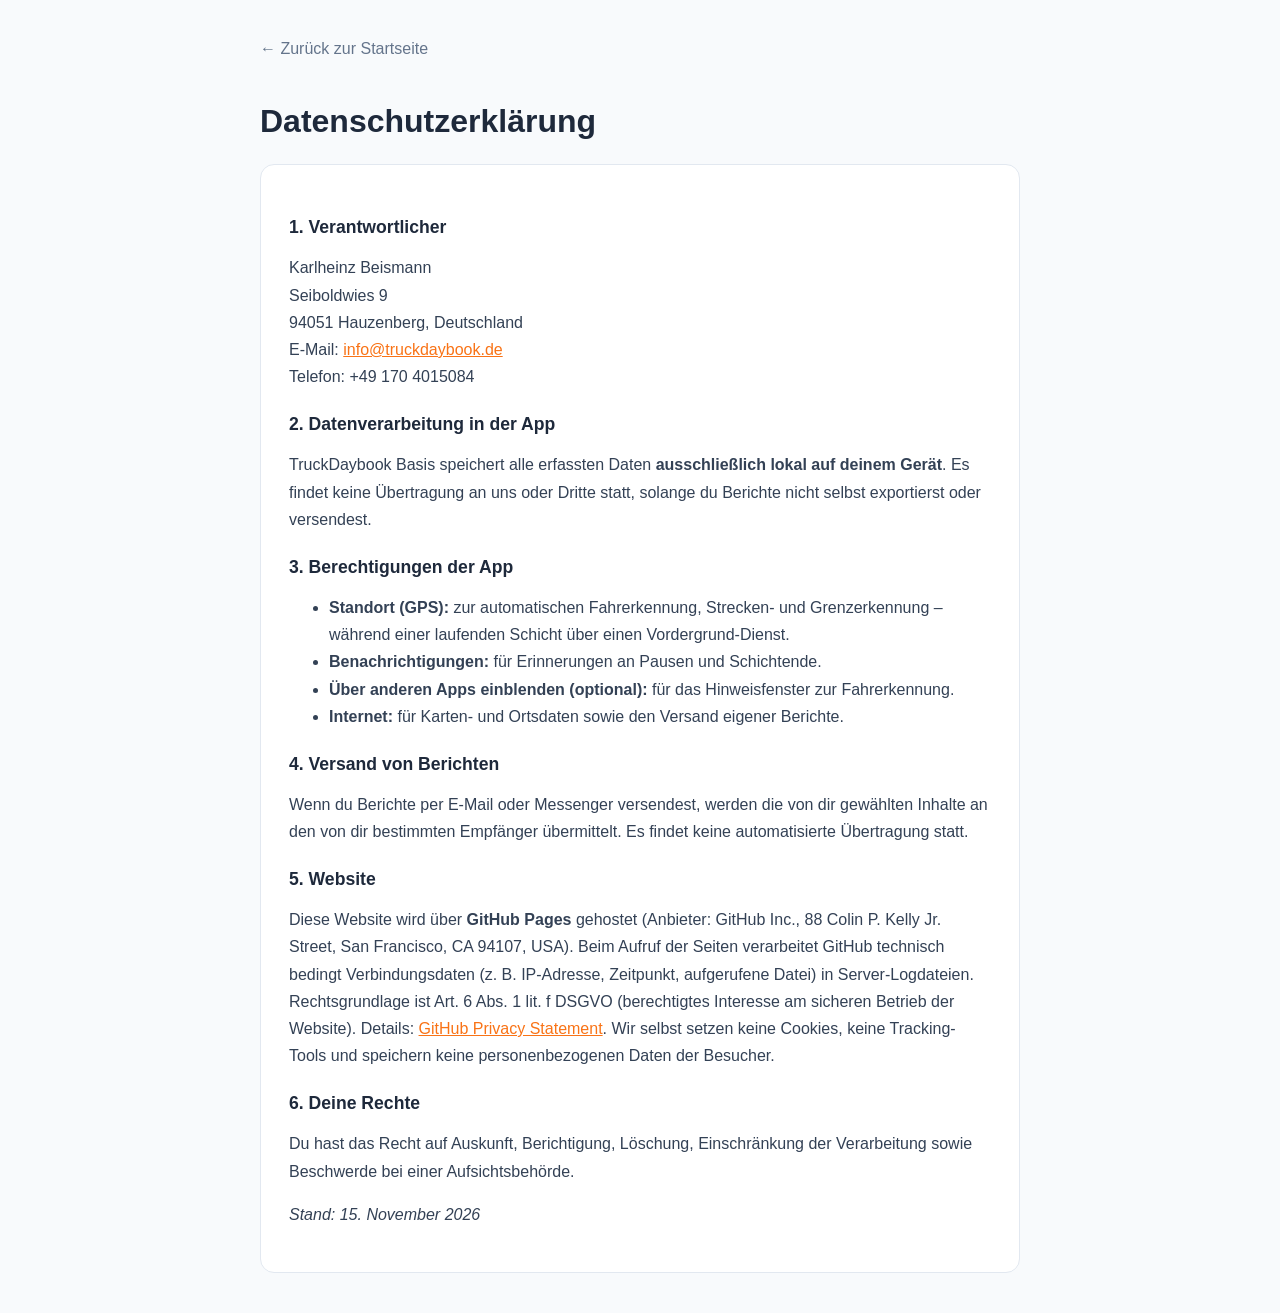
<file: datenschutz.html>
<!DOCTYPE html>
<html lang="de">
<head>
  <meta charset="UTF-8">
  <meta name="viewport" content="width=device-width, initial-scale=1.0">
  <title>Datenschutzerklärung | TruckDaybook</title>
  <link rel="icon" type="image/png" href="truckdaybook-logo.png">
  <style>
    body { font-family: 'Segoe UI', Roboto, sans-serif; background: #F8FAFC; color: #0F172A; margin: 0; }
    .page { max-width: 760px; margin: 0 auto; padding: 2.5rem 1.25rem; }
    h1 { color: #1E293B; margin-bottom: 1.5rem; }
    h2 { font-size: 1.1rem; margin: 1.5rem 0 0.5rem; color: #1E293B; }
    p, li { line-height: 1.7; color: #334155; }
    a { color: #F97316; }
    .back { display: inline-block; margin-bottom: 1.5rem; color: #64748B; text-decoration: none; }
    .box { background: #fff; border: 1px solid #E2E8F0; border-radius: 14px; padding: 1.75rem; }
    .todo { background: #FFF7ED; border: 1px dashed #F97316; padding: .6rem .9rem; border-radius: 8px; font-size: .85rem; color: #9A3412; }
  </style>
</head>
<body>
  <div class="page">
    <a href="index.html" class="back">← Zurück zur Startseite</a>
    <h1>Datenschutzerklärung</h1>
    <div class="box">
      <h2>1. Verantwortlicher</h2>
      <p>
        Karlheinz Beismann<br>
        Seiboldwies 9<br>
        94051 Hauzenberg, Deutschland<br>
        E-Mail: <a href="mailto:info@truckdaybook.de">info@truckdaybook.de</a><br>
        Telefon: +49 170 4015084
      </p>
      <h2>2. Datenverarbeitung in der App</h2>
      <p>TruckDaybook Basis speichert alle erfassten Daten <strong>ausschließlich lokal auf deinem Gerät</strong>. Es findet keine Übertragung an uns oder Dritte statt, solange du Berichte nicht selbst exportierst oder versendest.</p>
      <h2>3. Berechtigungen der App</h2>
      <ul>
        <li><strong>Standort (GPS):</strong> zur automatischen Fahrerkennung, Strecken- und Grenzerkennung – während einer laufenden Schicht über einen Vordergrund-Dienst.</li>
        <li><strong>Benachrichtigungen:</strong> für Erinnerungen an Pausen und Schichtende.</li>
        <li><strong>Über anderen Apps einblenden (optional):</strong> für das Hinweisfenster zur Fahrerkennung.</li>
        <li><strong>Internet:</strong> für Karten- und Ortsdaten sowie den Versand eigener Berichte.</li>
      </ul>
      <h2>4. Versand von Berichten</h2>
      <p>Wenn du Berichte per E-Mail oder Messenger versendest, werden die von dir gewählten Inhalte an den von dir bestimmten Empfänger übermittelt. Es findet keine automatisierte Übertragung statt.</p>
      <h2>5. Website</h2>
      <p>Diese Website wird über <strong>GitHub Pages</strong> gehostet (Anbieter: GitHub Inc., 88 Colin P. Kelly Jr. Street, San Francisco, CA 94107, USA). Beim Aufruf der Seiten verarbeitet GitHub technisch bedingt Verbindungsdaten (z. B. IP-Adresse, Zeitpunkt, aufgerufene Datei) in Server-Logdateien. Rechtsgrundlage ist Art. 6 Abs. 1 lit. f DSGVO (berechtigtes Interesse am sicheren Betrieb der Website). Details: <a href="https://docs.github.com/de/site-policy/privacy-policies/github-privacy-statement" target="_blank" rel="noopener">GitHub Privacy Statement</a>. Wir selbst setzen keine Cookies, keine Tracking-Tools und speichern keine personenbezogenen Daten der Besucher.</p>
      <h2>6. Deine Rechte</h2>
      <p>Du hast das Recht auf Auskunft, Berichtigung, Löschung, Einschränkung der Verarbeitung sowie Beschwerde bei einer Aufsichtsbehörde.</p>
      <p><em>Stand: 15. November 2026</em></p>
    </div>
  </div>
</body>
</html>
</file>
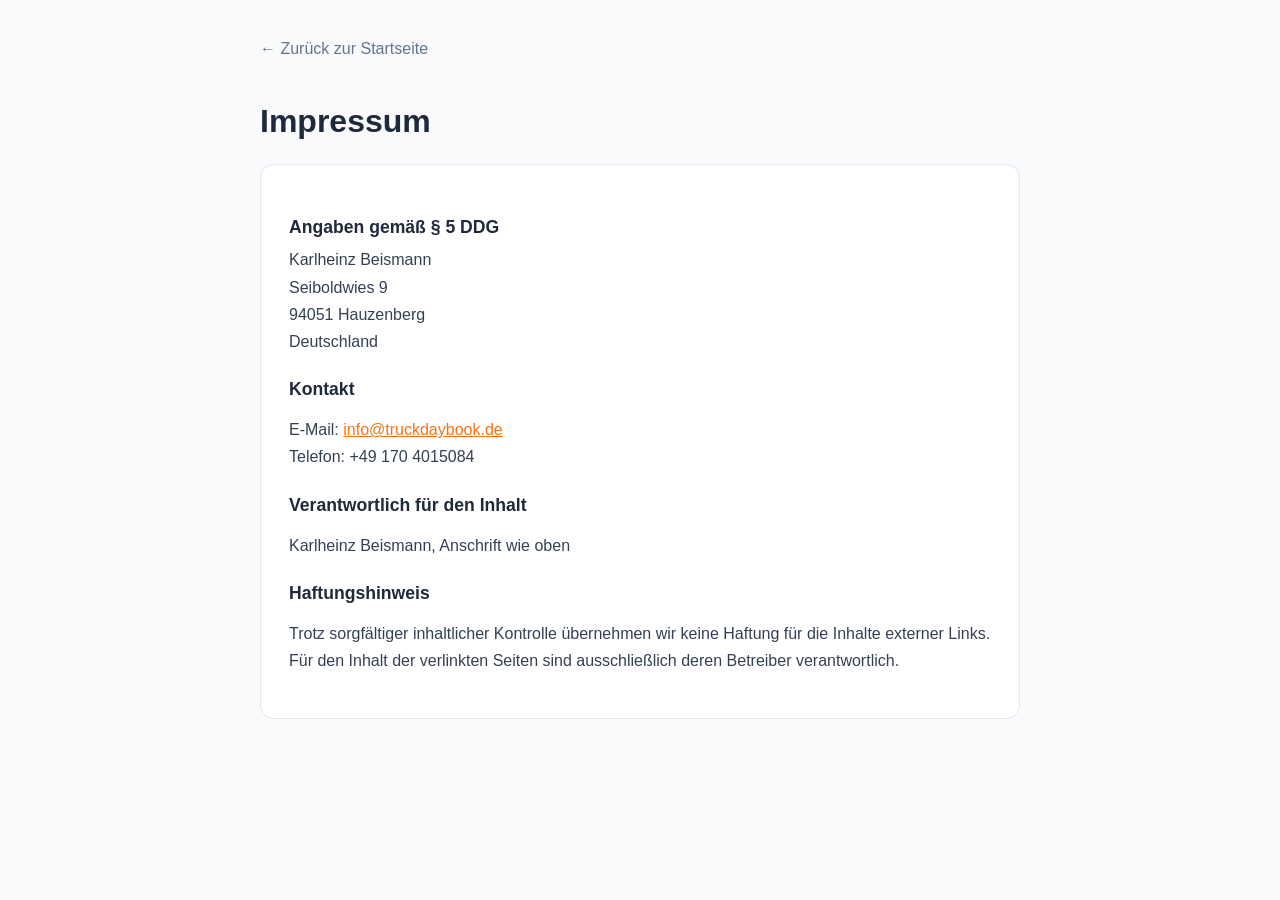
<file: impressum.html>
<!DOCTYPE html>
<html lang="de">
<head>
  <meta charset="UTF-8">
  <meta name="viewport" content="width=device-width, initial-scale=1.0">
  <title>Impressum | TruckDaybook</title>
  <link rel="icon" type="image/png" href="truckdaybook-logo.png">
  <style>
    body { font-family: 'Segoe UI', Roboto, sans-serif; background: #F8FAFC; color: #0F172A; margin: 0; }
    .page { max-width: 760px; margin: 0 auto; padding: 2.5rem 1.25rem; }
    h1 { color: #1E293B; margin-bottom: 1.5rem; }
    h2 { font-size: 1.1rem; margin: 1.5rem 0 0.5rem; color: #1E293B; }
    p, address { line-height: 1.7; color: #334155; font-style: normal; }
    a { color: #F97316; }
    .back { display: inline-block; margin-bottom: 1.5rem; color: #64748B; text-decoration: none; }
    .box { background: #fff; border: 1px solid #E2E8F0; border-radius: 14px; padding: 1.75rem; }
    .todo { background: #FFF7ED; border: 1px dashed #F97316; padding: .6rem .9rem; border-radius: 8px; font-size: .85rem; color: #9A3412; }
  </style>
</head>
<body>
  <div class="page">
    <a href="index.html" class="back">← Zurück zur Startseite</a>
    <h1>Impressum</h1>
    <div class="box">
      <h2>Angaben gemäß § 5 DDG</h2>
      <address>
        Karlheinz Beismann<br>
        Seiboldwies 9<br>
        94051 Hauzenberg<br>
        Deutschland
      </address>
      <h2>Kontakt</h2>
      <p>
        E-Mail: <a href="mailto:info@truckdaybook.de">info@truckdaybook.de</a><br>
        Telefon: +49 170 4015084
      </p>
      <h2>Verantwortlich für den Inhalt</h2>
      <p>Karlheinz Beismann, Anschrift wie oben</p>
      <h2>Haftungshinweis</h2>
      <p>Trotz sorgfältiger inhaltlicher Kontrolle übernehmen wir keine Haftung für die Inhalte externer Links. Für den Inhalt der verlinkten Seiten sind ausschließlich deren Betreiber verantwortlich.</p>
    </div>
  </div>
</body>
</html>
</file>
<file: style.css>
/* TruckDaybook - Website */
* { box-sizing: border-box; margin: 0; padding: 0; }

html { scroll-behavior: smooth; }

:root {
  --navy: #0F172A;
  --navy-soft: #1E293B;
  --accent: #F97316;
  --accent-dark: #EA580C;
  --light: #F8FAFC;
  --border: #E2E8F0;
  --muted: #64748B;
}

body {
  background: var(--navy);
  font-family: 'Segoe UI', Roboto, sans-serif;
  color: var(--navy);
  line-height: 1.55;
}

.accent { color: var(--accent); }
a { color: var(--accent); }

img { max-width: 100%; }

.kicker {
  display: inline-block;
  color: var(--accent);
  font-size: 0.78rem;
  font-weight: 800;
  letter-spacing: 0.14em;
  text-transform: uppercase;
  margin-bottom: 0.6rem;
}

/* Header */
.site-header {
  position: sticky;
  top: 0;
  z-index: 100;
  background: rgba(15, 23, 42, 0.95);
  backdrop-filter: blur(8px);
  border-bottom: 1px solid var(--navy-soft);
}

.header-inner {
  max-width: 1100px;
  margin: 0 auto;
  padding: 0.7rem 1rem;
  display: flex;
  align-items: center;
  gap: 1.5rem;
}

.brand {
  display: flex;
  align-items: center;
  gap: 0.6rem;
  text-decoration: none;
}

.brand-logo { width: 38px; height: 38px; }

.brand-name {
  color: #fff;
  font-weight: 800;
  font-size: 1.15rem;
}

.main-nav {
  display: flex;
  gap: 1.4rem;
  margin-left: auto;
}

.main-nav a {
  color: #CBD5E1;
  text-decoration: none;
  font-weight: 600;
  font-size: 0.95rem;
}

.main-nav a:hover { color: var(--accent); }

/* Buttons */
.btn {
  display: inline-flex;
  align-items: center;
  gap: 0.5rem;
  background: var(--accent);
  color: #fff;
  font-weight: 700;
  padding: 0.85rem 1.7rem;
  border-radius: 12px;
  text-decoration: none;
  box-shadow: 0 8px 22px rgba(249,115,22,0.35);
  transition: transform .15s, box-shadow .15s, background .15s;
}

.btn:hover {
  transform: translateY(-2px);
  background: var(--accent-dark);
  box-shadow: 0 12px 28px rgba(249,115,22,0.45);
}

.btn-sm { padding: 0.55rem 1.1rem; font-size: 0.9rem; }

.btn-outline {
  background: transparent;
  border: 2px solid #475569;
  color: #E2E8F0;
  box-shadow: none;
}

.btn-outline:hover {
  background: var(--navy-soft);
  border-color: var(--accent);
  color: #fff;
  box-shadow: none;
}

/* Hero */
.hero {
  background: linear-gradient(160deg, #0F172A 0%, #16233f 55%, #1d2c4e 100%);
  color: #F8FAFC;
  padding: 3.5rem 1rem;
}

.hero-inner {
  max-width: 1100px;
  margin: 0 auto;
  display: flex;
  align-items: center;
  gap: 2.5rem;
}

.hero-text { flex: 1 1 55%; }

.hero h1 {
  font-size: clamp(2.1rem, 5vw, 3.4rem);
  font-weight: 800;
  line-height: 1.12;
  margin-bottom: 1rem;
}

.hero-sub {
  color: #CBD5E1;
  font-size: 1.1rem;
  margin-bottom: 1.6rem;
  max-width: 34rem;
}

.hero-actions {
  display: flex;
  gap: 0.9rem;
  flex-wrap: wrap;
  margin-bottom: 1.6rem;
}

.hero-badges {
  list-style: none;
  display: flex;
  flex-wrap: wrap;
  gap: 0.6rem 1.6rem;
  color: #94A3B8;
  font-weight: 600;
  font-size: 0.95rem;
}

.hero-img { flex: 1 1 42%; }

.hero-img img {
  display: block;
  border-radius: 18px;
  box-shadow: 0 24px 70px rgba(0,0,0,0.5);
}

/* Sektionen allgemein */
.section {
  max-width: 1100px;
  margin: 20px auto;
  padding: 3.5rem 1.5rem;
  text-align: center;
  border-radius: 18px;
}

.section h2 {
  font-size: 2rem;
  font-weight: 800;
  margin-bottom: 0.5rem;
}

.section-sub {
  color: var(--muted);
  max-width: 38rem;
  margin: 0 auto 2.2rem;
}

.section-light,
.section:not(.section-dark) {
  background: var(--light);
  border: 1px solid var(--border);
  margin-left: 12px;
  margin-right: 12px;
}

.section-dark {
  background: #0B1220;
  border: 1px solid var(--navy-soft);
  color: #F8FAFC;
  margin-left: 12px;
  margin-right: 12px;
}

.section-dark .section-sub { color: #94A3B8; }
.section-dark .hint { color: #64748B; }

/* Funktions-Karten */
.cards {
  display: grid;
  grid-template-columns: repeat(auto-fit, minmax(220px, 1fr));
  gap: 1.2rem;
  text-align: left;
}

.card {
  background: #fff;
  border: 1px solid var(--border);
  border-radius: 16px;
  padding: 1.6rem 1.4rem;
  transition: transform .15s, box-shadow .15s;
}

.card:hover {
  transform: translateY(-4px);
  box-shadow: 0 14px 34px rgba(15,23,42,0.10);
}

.card-icon { width: 42px; height: 42px; margin-bottom: 0.9rem; }
.card-icon-dark { filter: invert(0.12); }

.card h3 { font-size: 1.15rem; margin-bottom: 0.4rem; }
.card p { color: var(--muted); font-size: 0.95rem; }

/* Screenshots */
.shots {
  display: flex;
  gap: 1.4rem;
  justify-content: center;
  flex-wrap: wrap;
}

.shot {
  flex: 0 1 240px;
  max-width: 240px;
}

.shot img {
  display: block;
  border-radius: 22px;
  border: 5px solid #1E293B;
  box-shadow: 0 18px 46px rgba(0,0,0,0.55);
}

.shot figcaption {
  margin-top: 0.9rem;
  color: #94A3B8;
  font-size: 0.9rem;
}

/* Vertrauens-Band */
.trust {
  background: linear-gradient(160deg, #16233f, #0F172A);
  margin: 20px 12px;
  border-radius: 18px;
  padding: 3.5rem 1.5rem;
  text-align: center;
  color: #F8FAFC;
}

.trust-inner { max-width: 1000px; margin: 0 auto; }

.trust blockquote {
  font-size: clamp(1.3rem, 3vw, 1.9rem);
  font-weight: 700;
  color: #F8FAFC;
  margin-bottom: 2.4rem;
}

.trust-cards {
  display: grid;
  grid-template-columns: repeat(auto-fit, minmax(230px, 1fr));
  gap: 1.2rem;
}

.trust-card {
  background: rgba(30, 41, 59, 0.6);
  border: 1px solid var(--navy-soft);
  border-radius: 16px;
  padding: 1.7rem 1.4rem;
}

.trust-icon {
  display: inline-block;
  font-size: 1.7rem;
  margin-bottom: 0.7rem;
  color: var(--accent);
  font-weight: 800;
}

.trust-card h3 { color: #fff; font-size: 1.08rem; margin-bottom: 0.45rem; }
.trust-card p { color: #94A3B8; font-size: 0.93rem; }

/* Download */
.btn-download {
  display: inline-flex;
  align-items: center;
  gap: 0.6rem;
  background: var(--accent);
  color: #fff;
  font-weight: 700;
  font-size: 1.05rem;
  padding: 0.9rem 1.8rem;
  border-radius: 12px;
  text-decoration: none;
  box-shadow: 0 8px 22px rgba(249,115,22,0.35);
}

.btn-download small { font-size: 0.75rem; opacity: 0.85; font-weight: 600; }

.btn-disabled {
  background: #94A3B8;
  box-shadow: none;
  cursor: default;
}

/* Tester-Call-to-Action */
.tester-cta {
  margin: 1.8rem auto 0;
  max-width: 640px;
  background: #fff;
  border: 2px solid var(--accent);
  border-radius: 16px;
  padding: 1.8rem 1.4rem;
}

.tester-cta h3 {
  font-size: 1.3rem;
  margin-bottom: 0.4rem;
}

.tester-cta > p { color: var(--muted); margin-bottom: 1.2rem; }

.tester-steps {
  display: flex;
  gap: 0.8rem;
  justify-content: center;
  flex-wrap: wrap;
}

.tester-steps .btn { font-size: 0.98rem; padding: 0.8rem 1.4rem; }

.notify { margin-top: 1.6rem; color: var(--muted); }

.btn-notify {
  margin-left: 0.7rem;
  padding: 0.6rem 1.2rem;
  font-size: 0.92rem;
}

.hint { margin-top: 1rem; font-size: 0.85rem; color: var(--muted); }
.hint a { color: var(--accent); font-weight: 600; }

/* Demo */
.demo .demo-frame {
  margin: 0 auto;
  max-width: 520px;
  border-radius: 20px;
  overflow: hidden;
  box-shadow: 0 20px 60px rgba(0,0,0,0.55);
  border: 1px solid var(--navy-soft);
}

.demo iframe {
  display: block;
  width: 100%;
  height: 1090px;
  border: none;
}

/* FAQ */
.faq-list {
  max-width: 760px;
  margin: 0 auto;
  text-align: left;
}

.faq-list details {
  background: #fff;
  border: 1px solid var(--border);
  border-radius: 12px;
  padding: 1.05rem 1.3rem;
  margin-bottom: 0.8rem;
}

.faq-list summary {
  font-weight: 700;
  cursor: pointer;
  list-style: none;
  position: relative;
  padding-right: 1.6rem;
}

.faq-list summary::after {
  content: '+';
  position: absolute;
  right: 0;
  top: 0;
  color: var(--accent);
  font-size: 1.3rem;
  font-weight: 800;
  line-height: 1;
}

.faq-list details[open] summary::after { content: '–'; }

.faq-list details p {
  margin-top: 0.7rem;
  color: var(--muted);
  font-size: 0.95rem;
}

/* Footer */
.footer {
  text-align: center;
  padding: 2rem 0 1rem;
  color: #94A3B8;
}

.footer-links {
  display: flex;
  justify-content: center;
  gap: 2rem;
  margin-bottom: 1rem;
}

.footer-links a {
  color: #CBD5E1;
  text-decoration: none;
  font-weight: 600;
  font-size: 0.95rem;
}

.footer-links a:hover { color: var(--accent); }

.copyright { font-size: 0.85rem; color: #64748B; }

/* Mobil */
@media (max-width: 820px) {
  .main-nav { display: none; }
  .hero-inner { flex-direction: column; text-align: center; }
  .hero-actions, .hero-badges { justify-content: center; }
  .hero-sub { margin-left: auto; margin-right: auto; }
  .hero-img img { max-width: 340px; margin: 0 auto; }
  .section { padding: 2.4rem 1.1rem; }
  .shot { flex-basis: 46%; max-width: 46%; }
}

@media (max-width: 480px) {
  .demo iframe { height: calc(100vw * 2.16 + 130px); }
  .shot { flex-basis: 80%; max-width: 300px; }
  .hero { padding: 2.4rem 1rem; }
}

/* ── Ziele / Mission ── */
.ziel-lead {
  max-width: 720px; margin: 0 auto 1.6rem; padding: 1.6rem 1.8rem;
  background: var(--navy, #1E293B); color: #fff; border-radius: 16px;
  font-size: 1.15rem; line-height: 1.55; text-align: center;
}
.ziel-lead strong { color: var(--accent); }
.ziel-community {
  max-width: 720px; margin: 0 auto 1.8rem; padding: 1.4rem 1.8rem;
  background: #fff; border: 2px solid var(--accent); border-radius: 16px; text-align: center;
}
.ziel-community h3 { font-size: 1.2rem; margin-bottom: 0.5rem; }
.ziel-community p { color: var(--muted); font-size: 0.98rem; line-height: 1.6; margin-bottom: 0.7rem; }
.ziel-community .ziel-kurz { font-weight: 700; color: var(--text); }
.ziele-liste { max-width: 720px; margin: 0 auto; text-align: left; }
.ziele-liste .ziel {
  display: flex; gap: 0.9rem; padding: 0.9rem 0; border-bottom: 1px solid #E2E8F0;
}
.ziele-liste .ziel:last-child { border-bottom: none; }
.ziele-liste .ziel-nr {
  flex: 0 0 34px; height: 34px; border-radius: 50%; background: var(--accent);
  color: #fff; font-weight: 700; display: flex; align-items: center; justify-content: center;
}
.ziele-liste .ziel h4 { font-size: 1.02rem; margin-bottom: 0.2rem; }
.ziele-liste .ziel p { color: var(--muted); font-size: 0.92rem; line-height: 1.55; }
.ziele-cols { max-width: 860px; margin: 2rem auto 0; display: grid; grid-template-columns: 1fr 1fr; gap: 1.4rem; text-align: left; }
.ziele-cols h3 { font-size: 1.05rem; margin-bottom: 0.7rem; }
.ziele-cols ul { list-style: none; padding: 0; }
.ziele-cols li { color: var(--muted); font-size: 0.92rem; line-height: 1.5; padding: 0.35rem 0 0.35rem 1.3rem; position: relative; }
.ziele-cols li::before { content: '✓'; position: absolute; left: 0; color: #22C55E; font-weight: 700; }
.ziele-cols .anti li::before { content: '✗'; color: #EF4444; }
@media (max-width: 640px) { .ziele-cols { grid-template-columns: 1fr; } }
</file>
